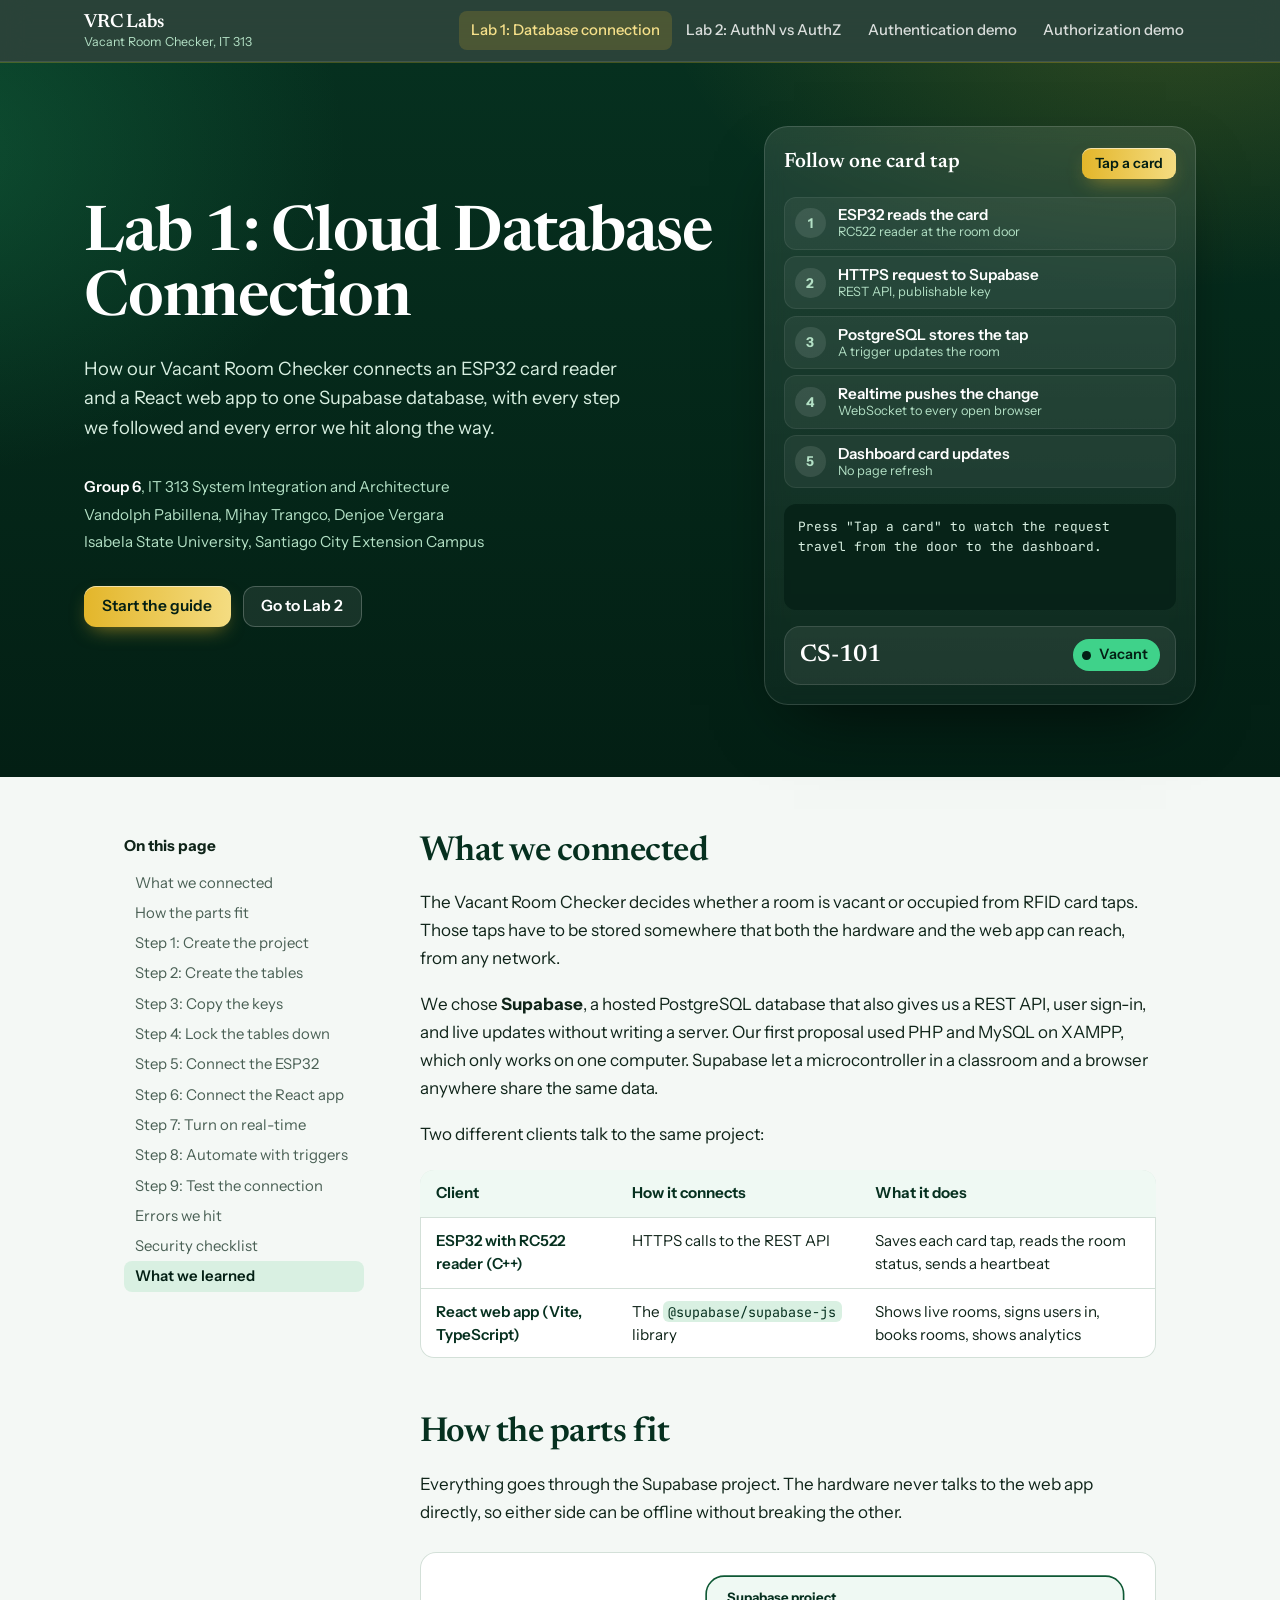
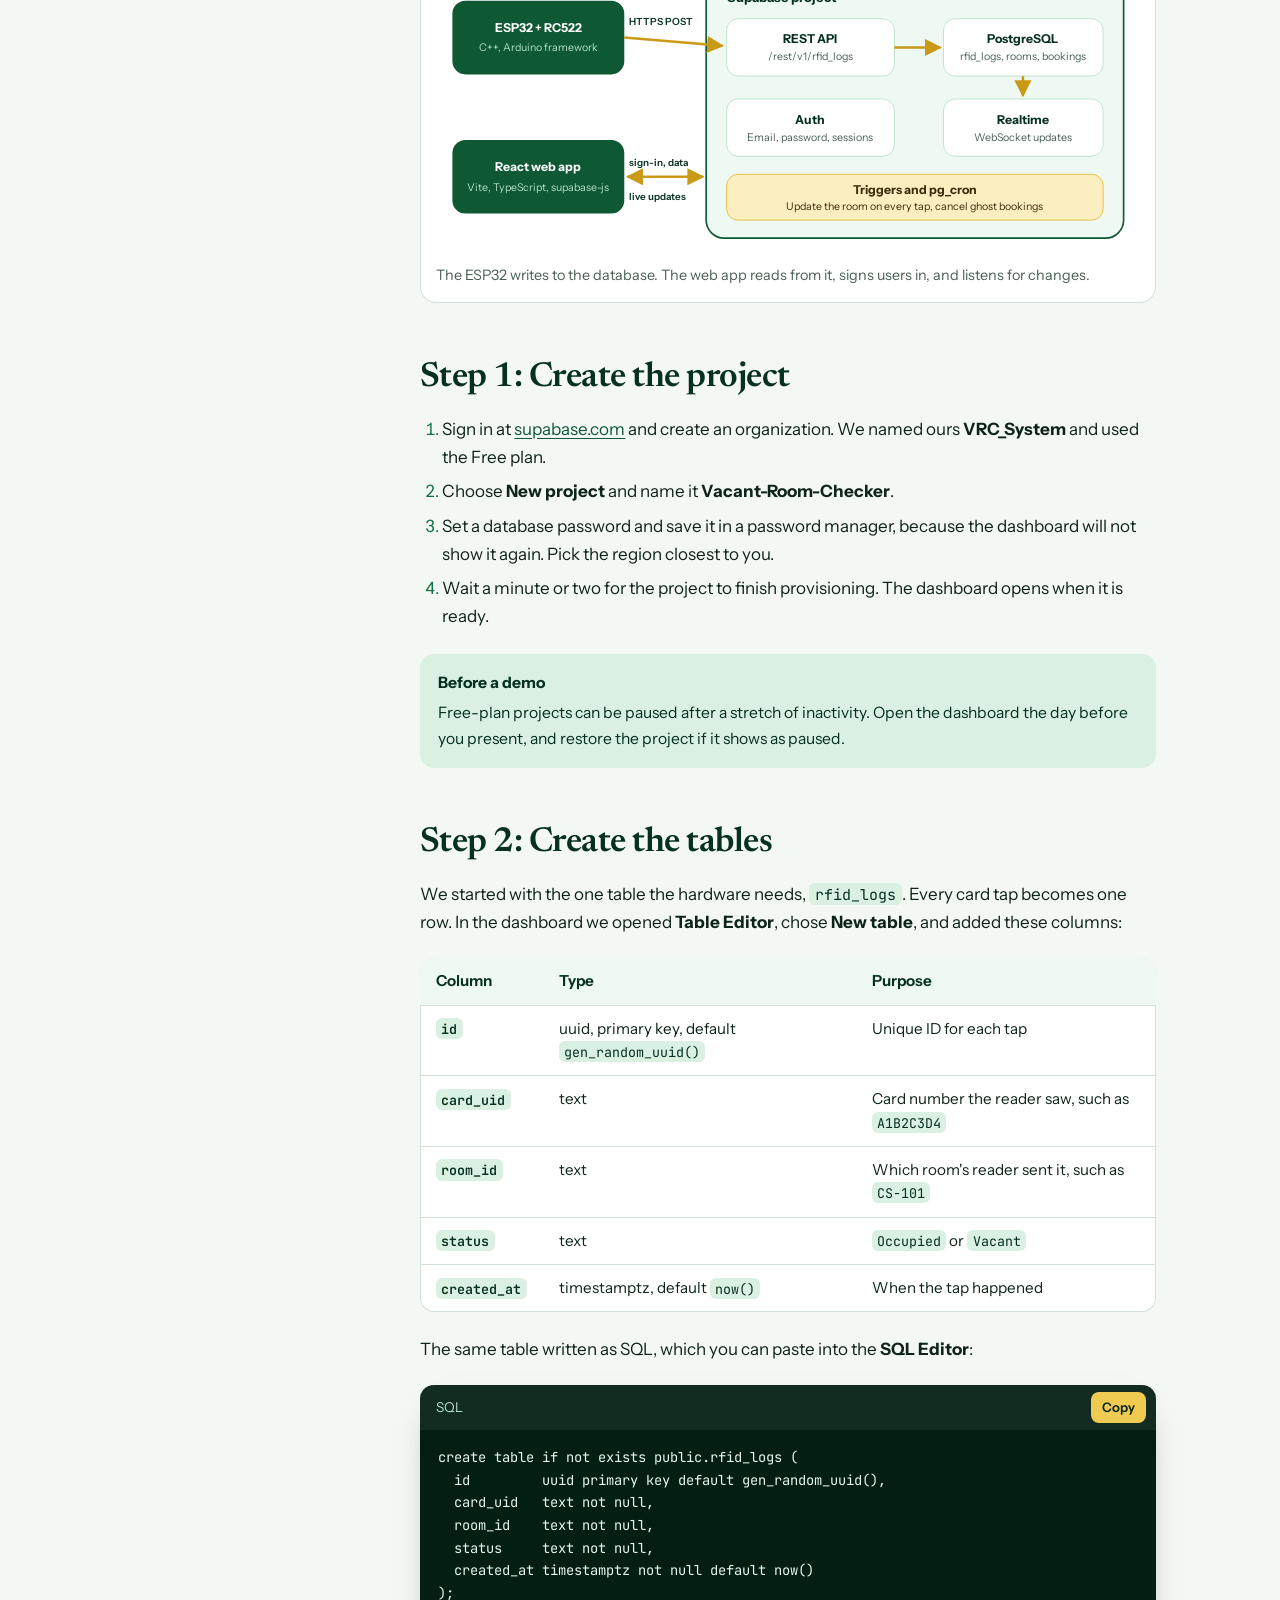
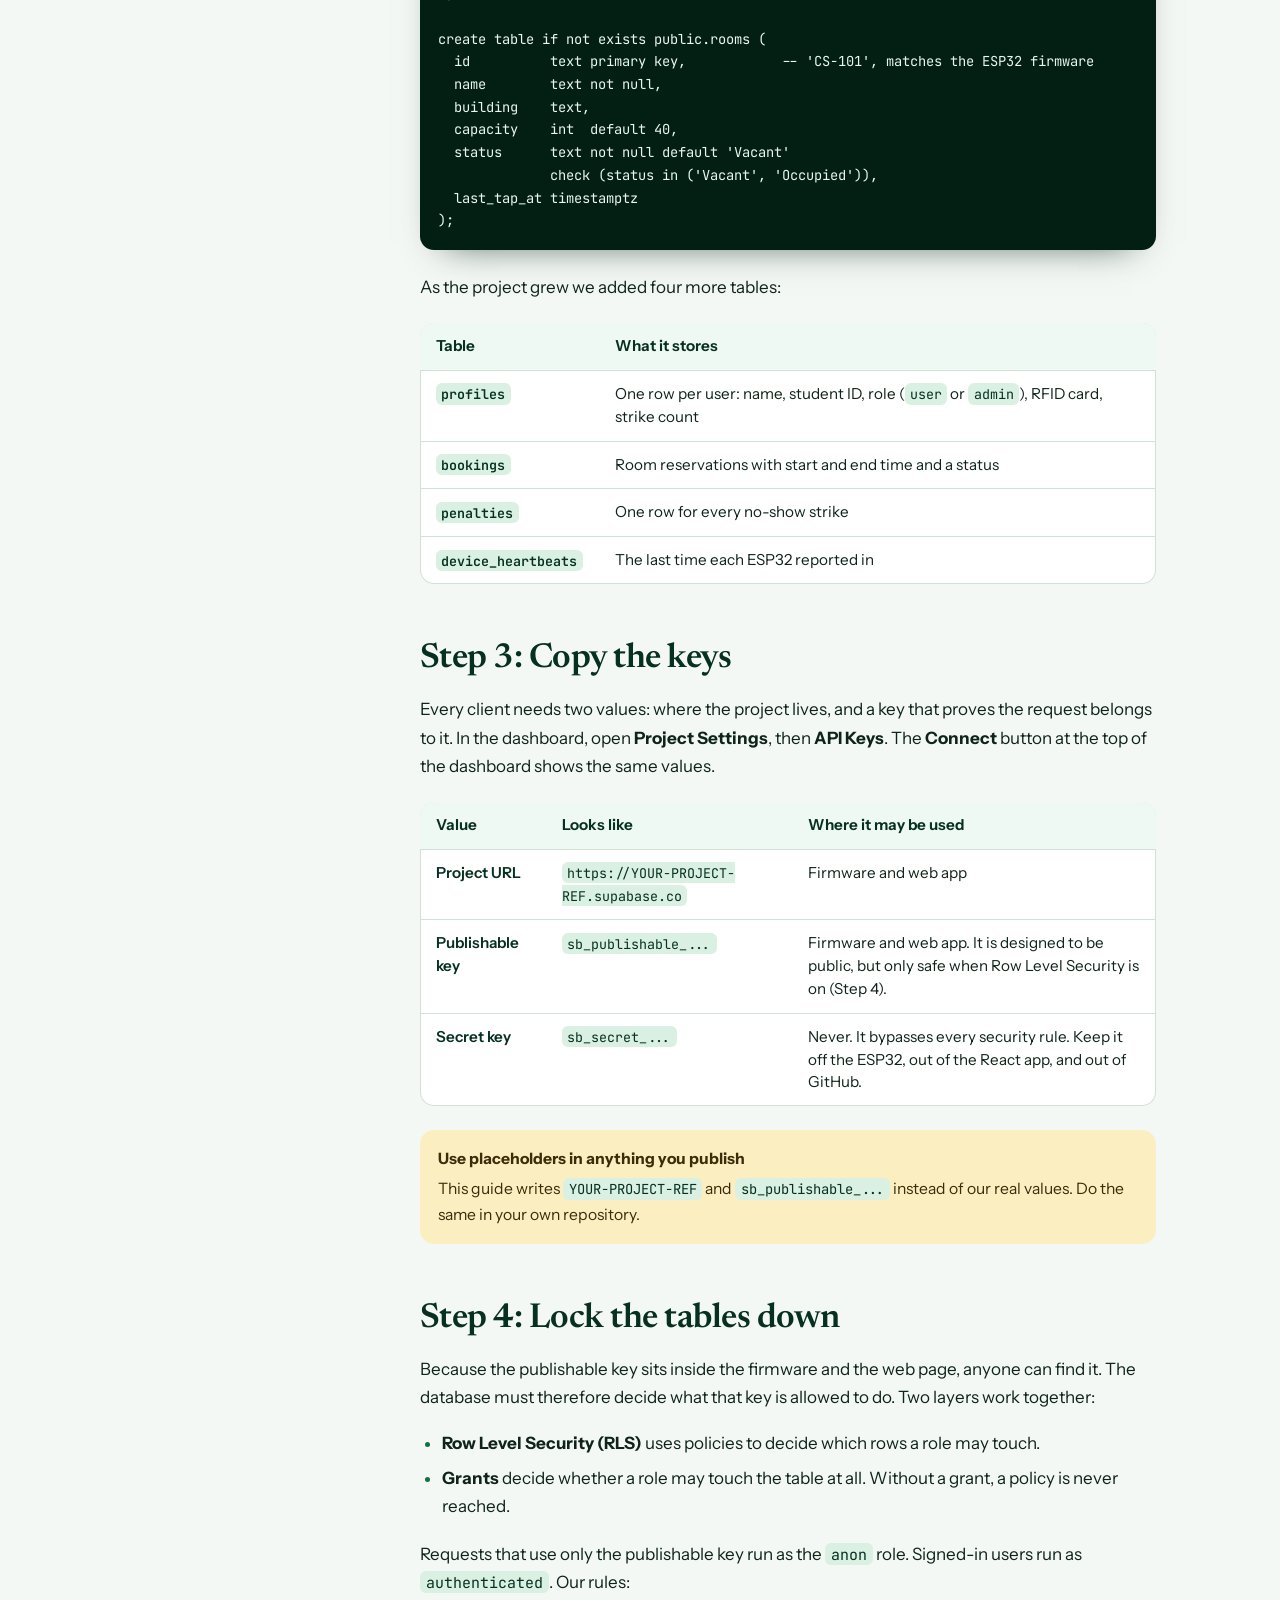
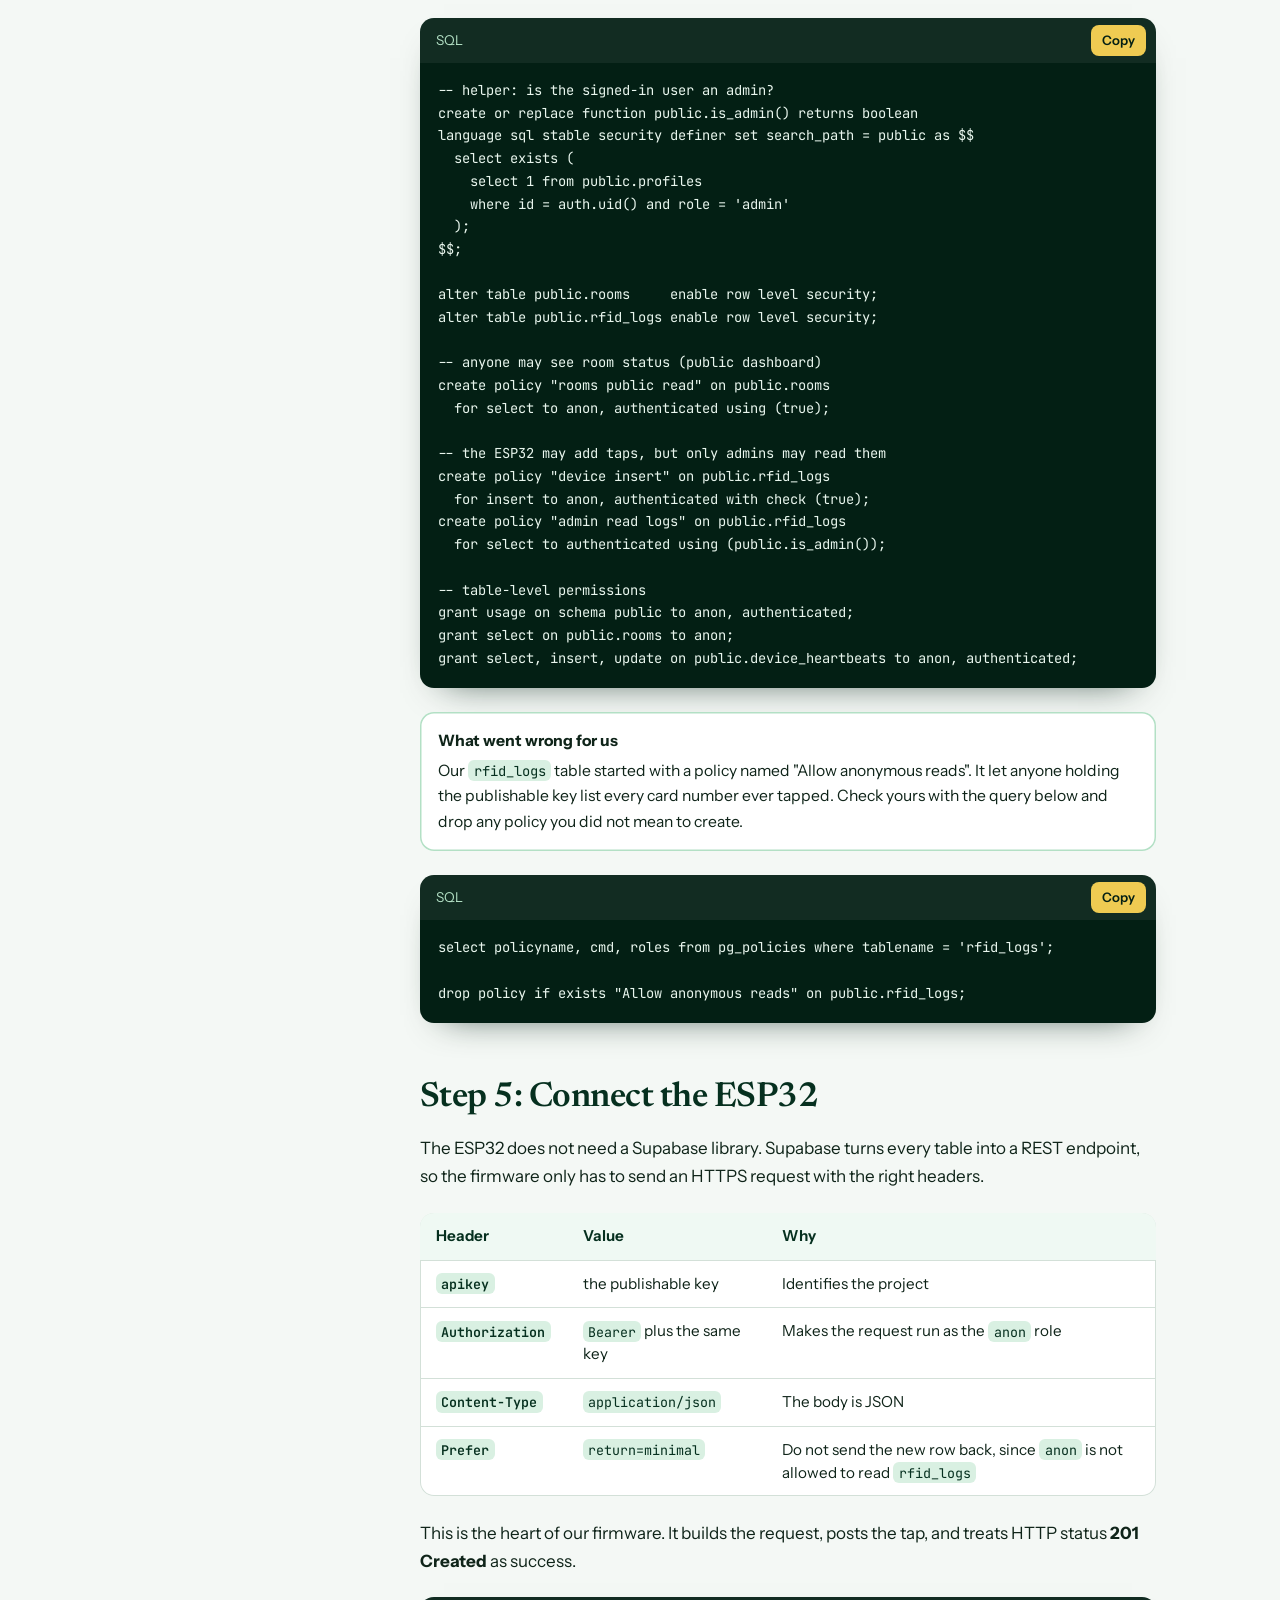
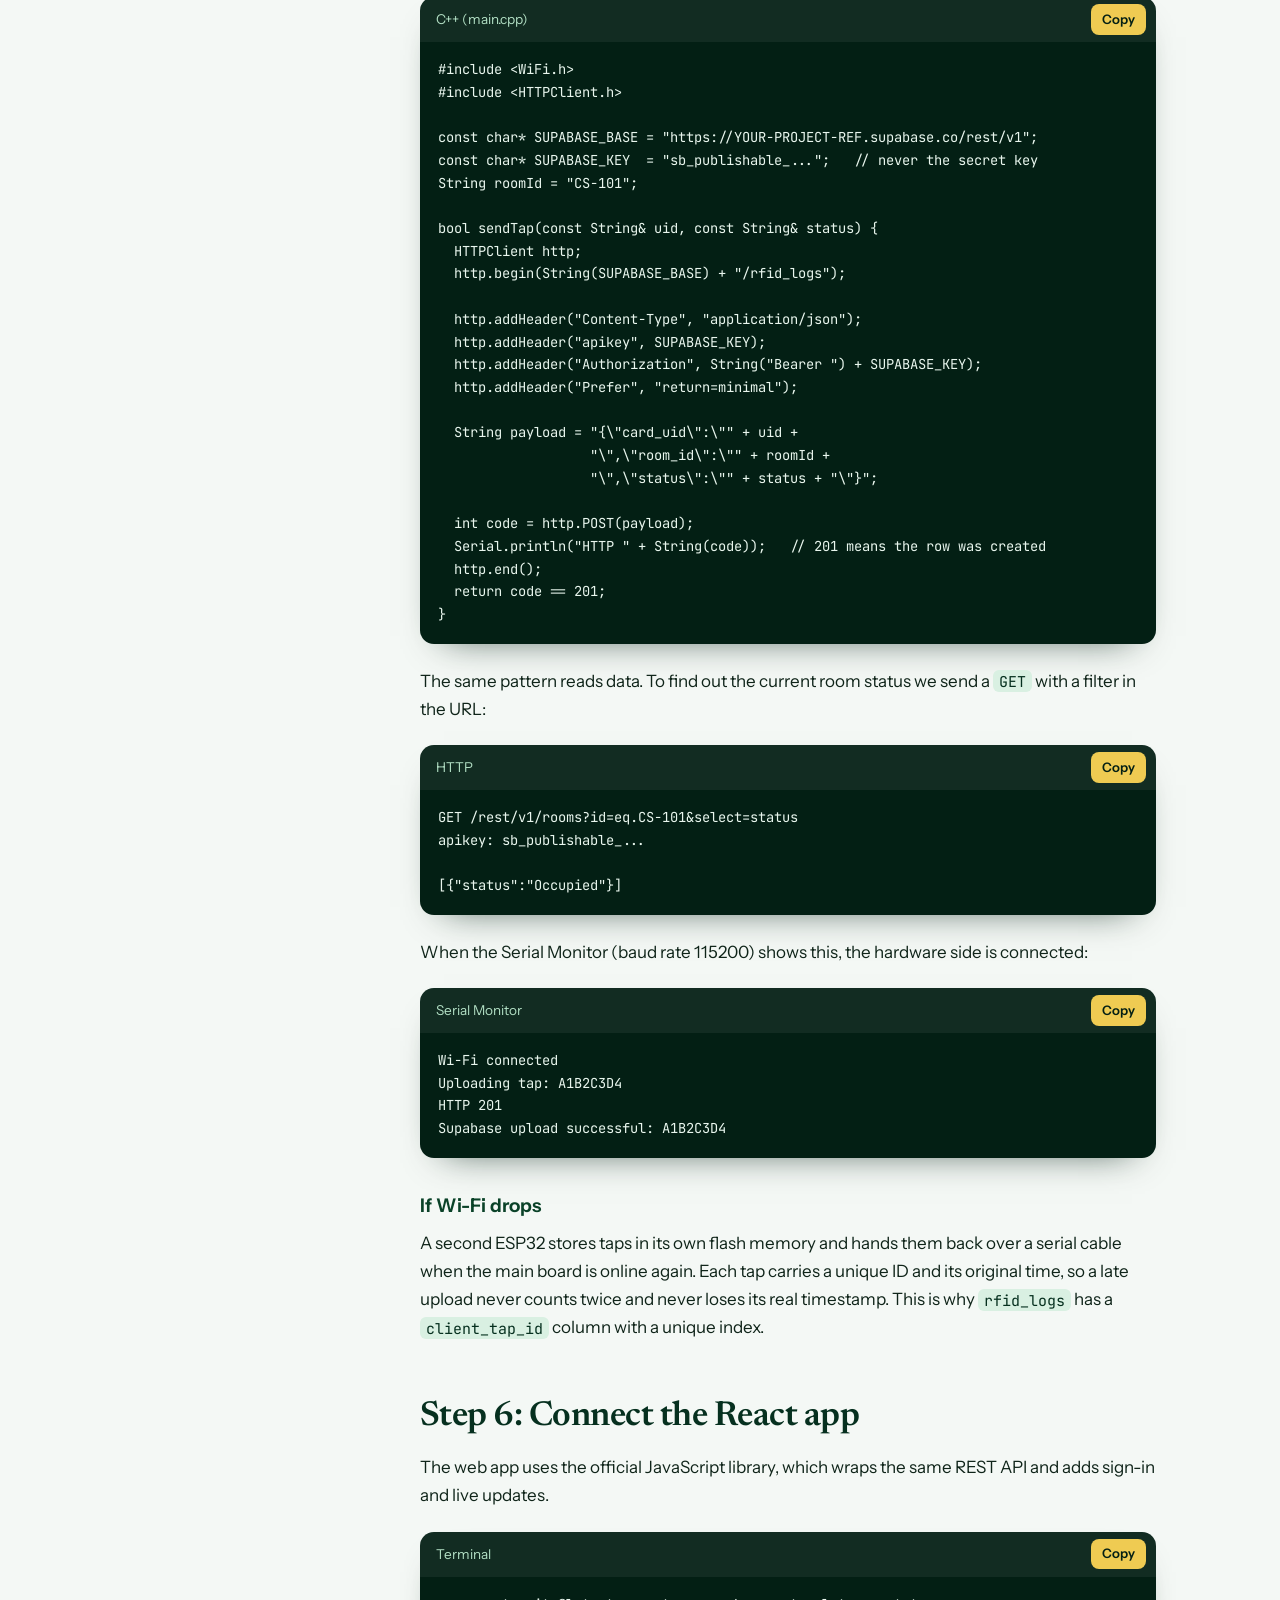
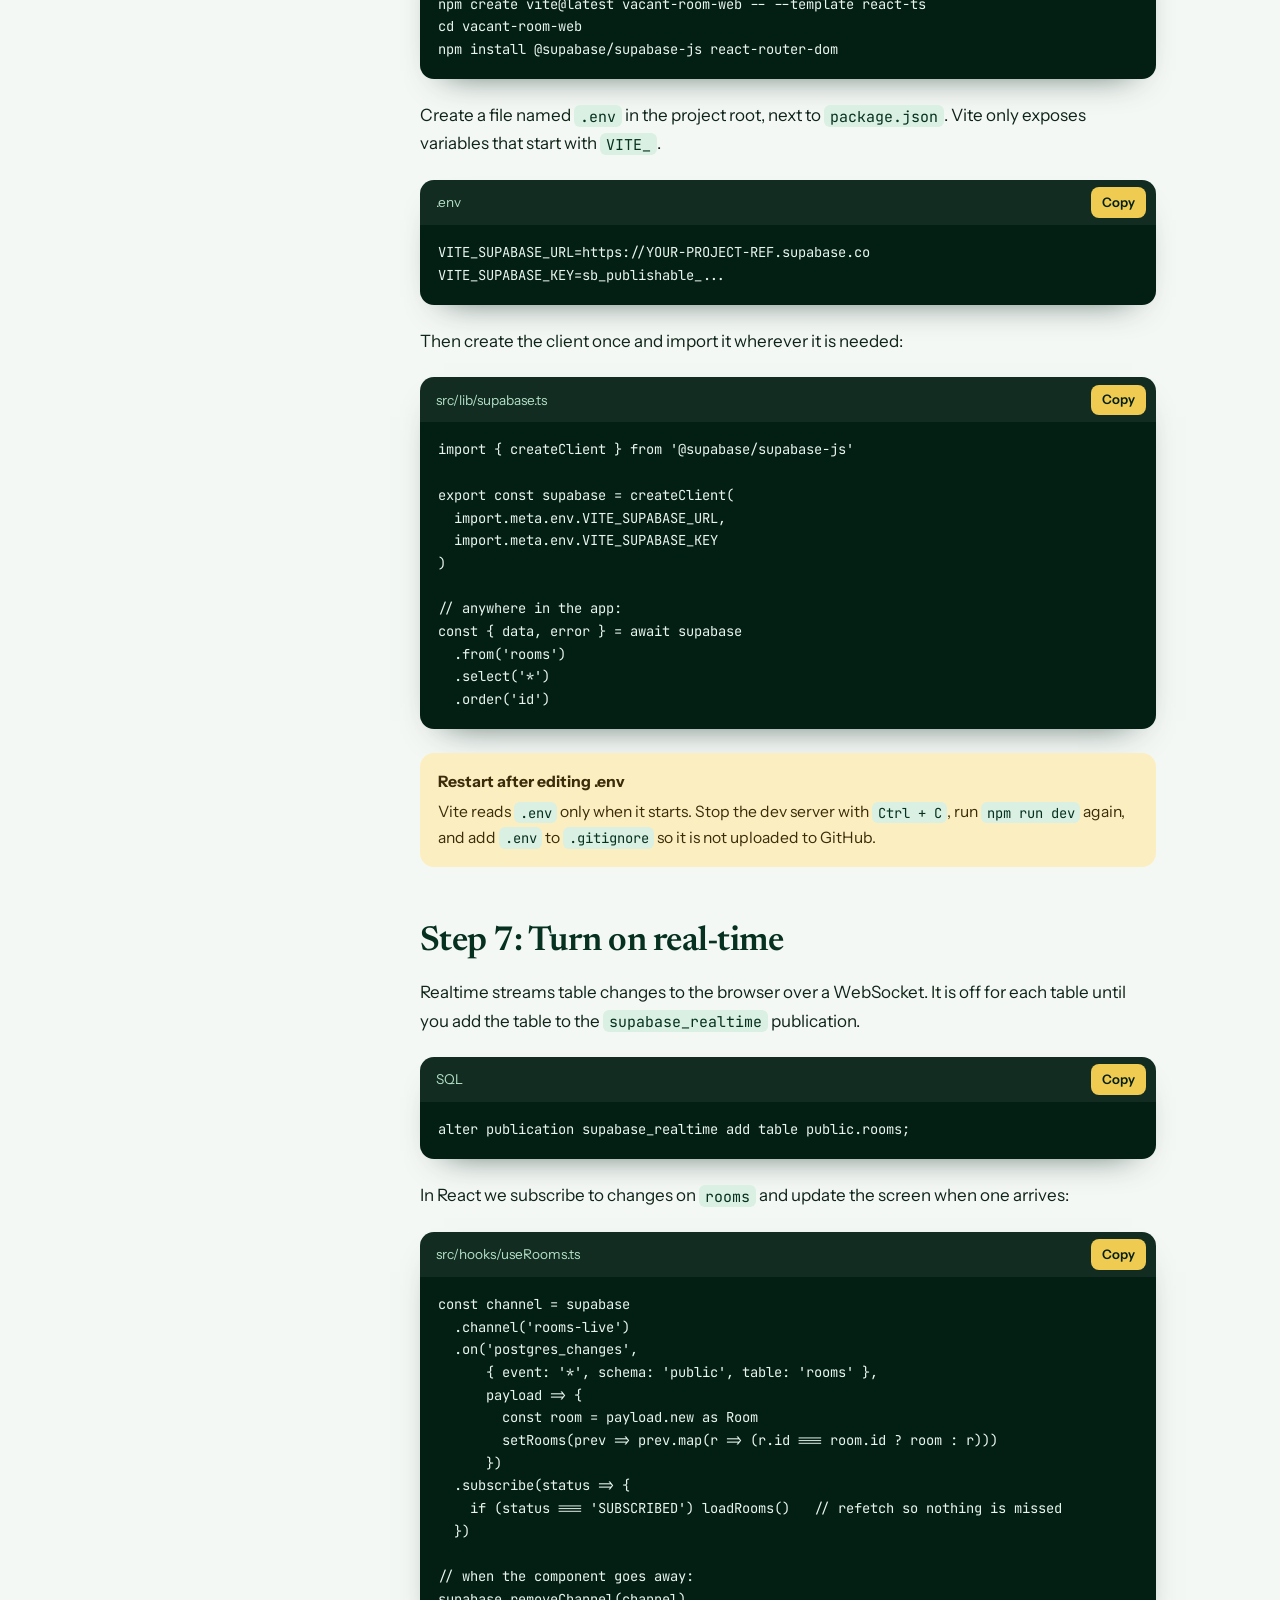
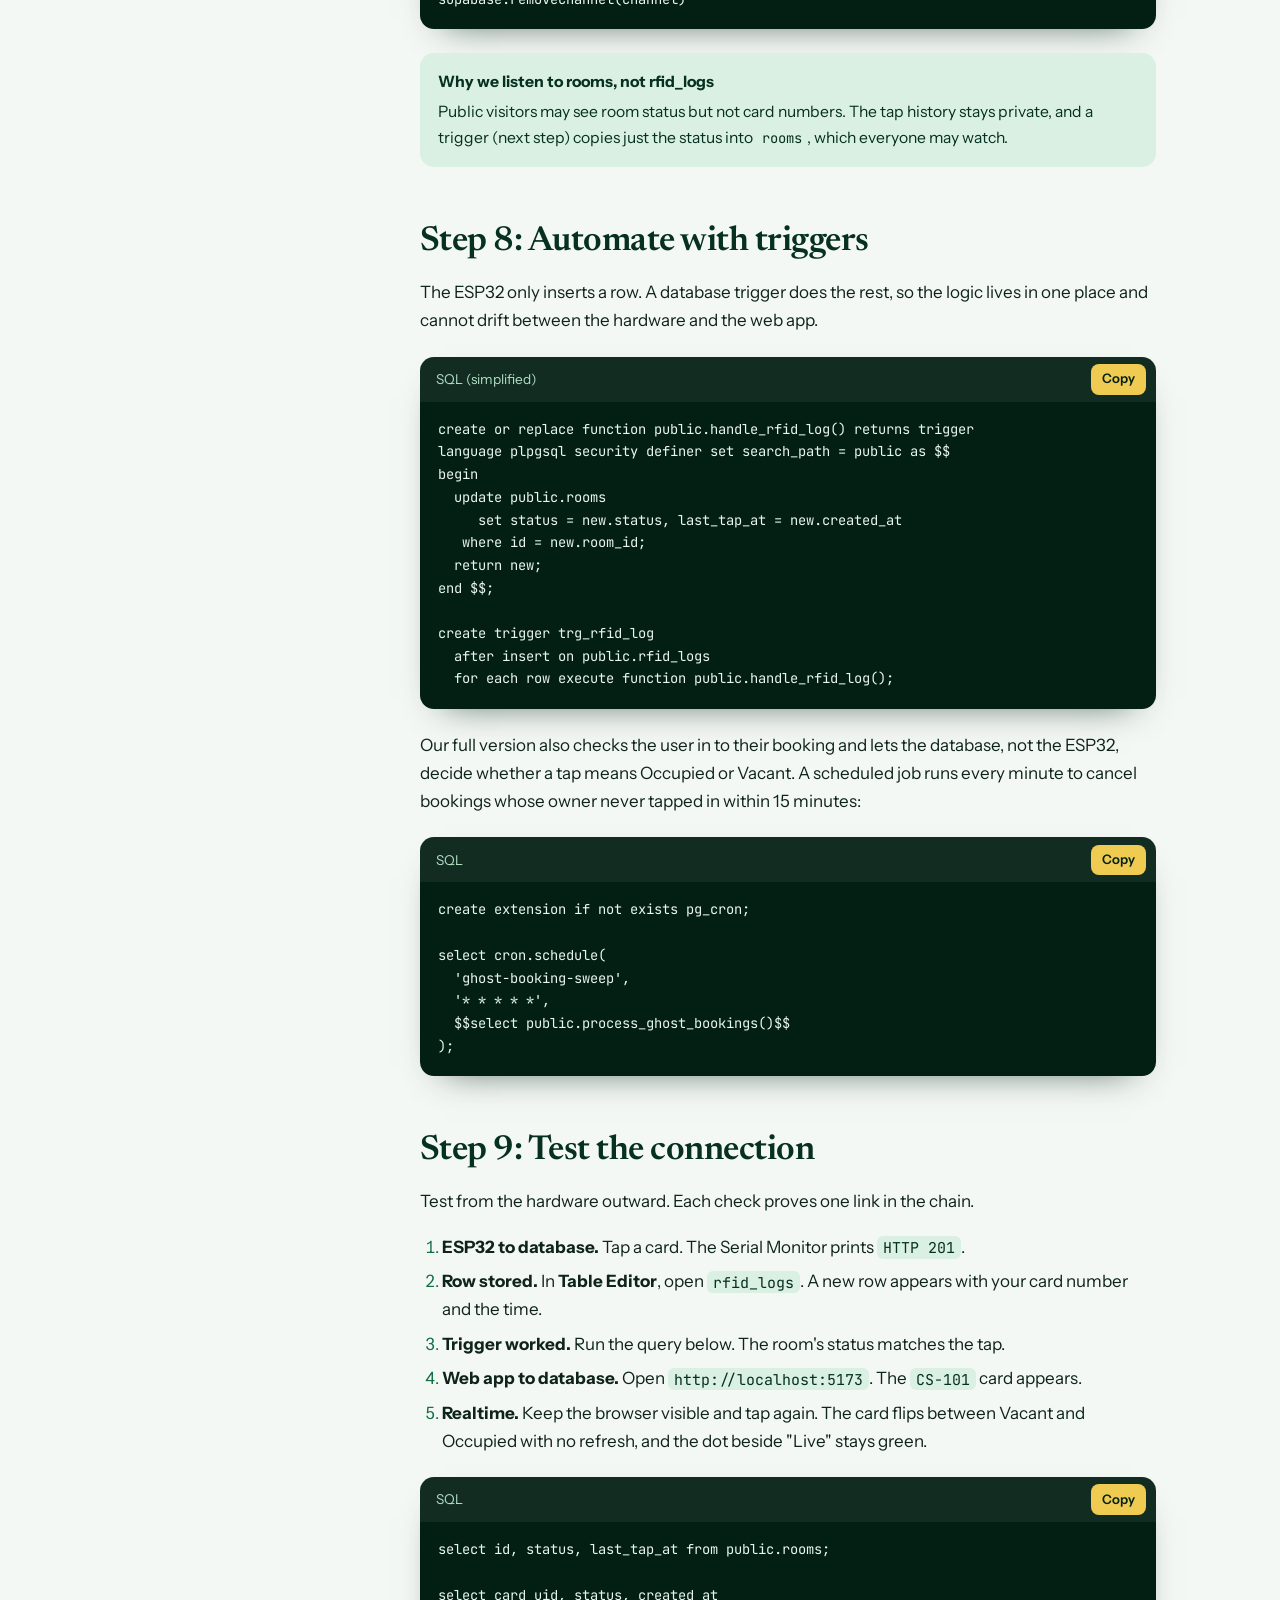
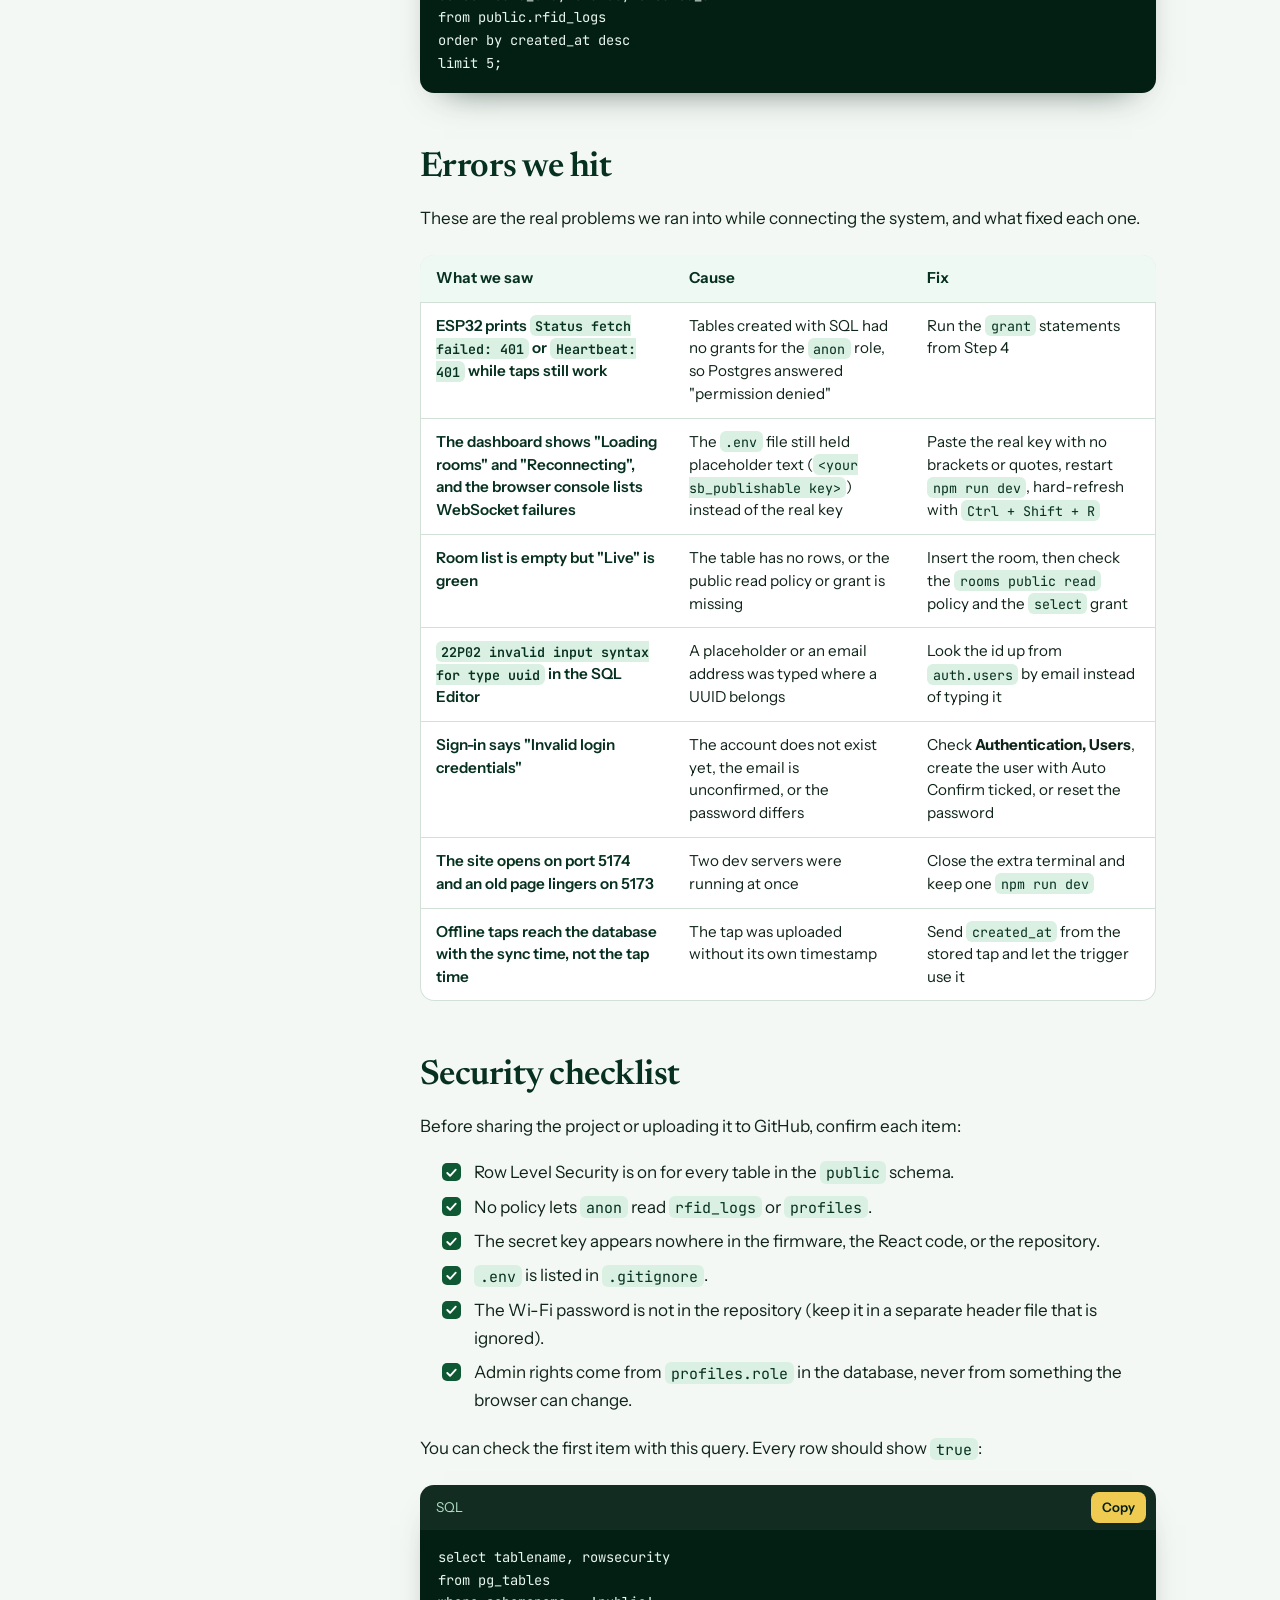
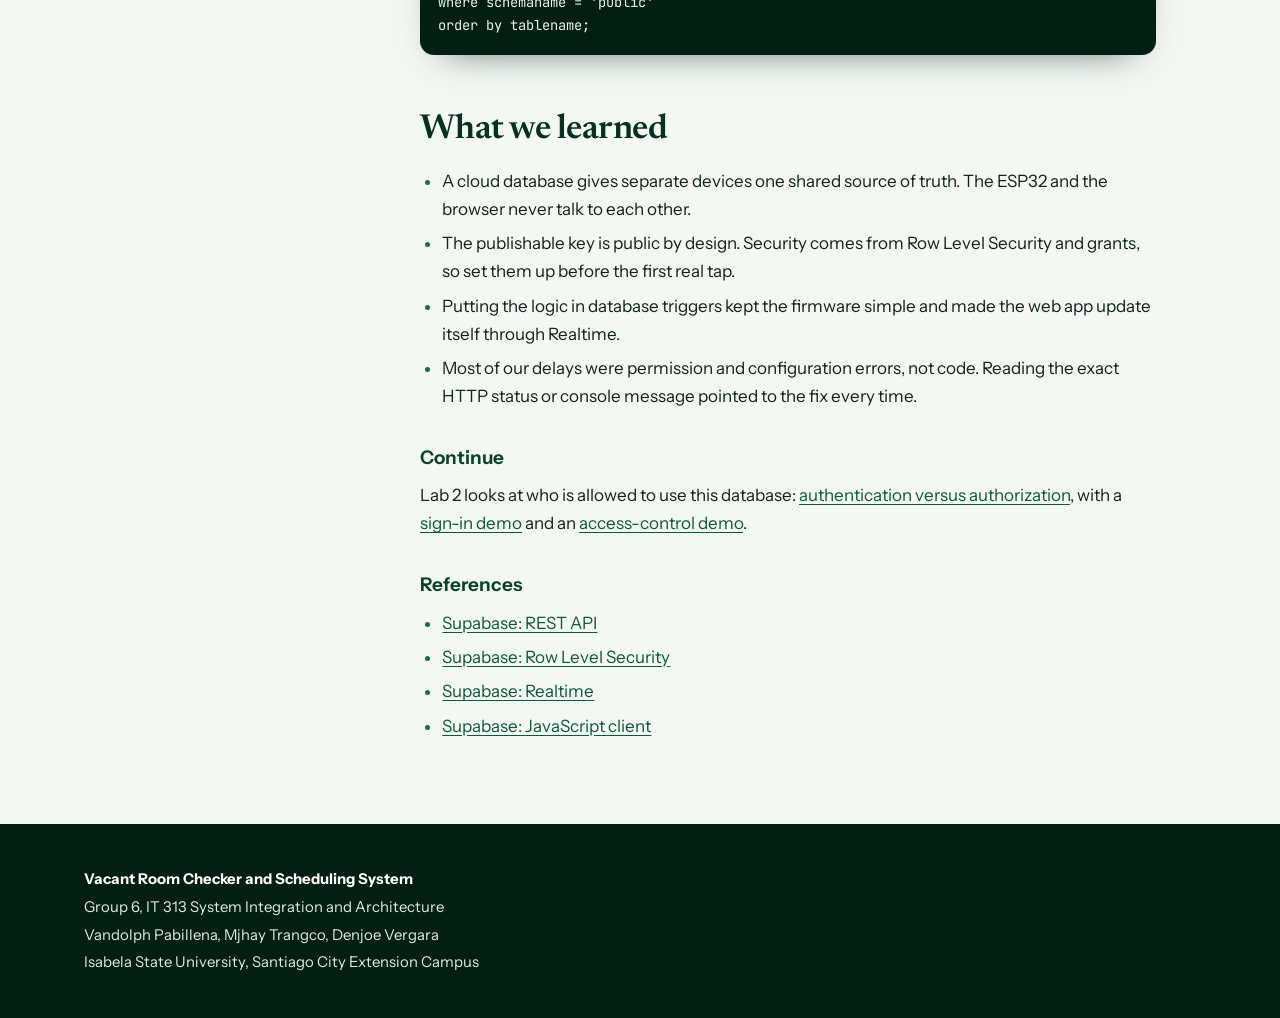
<file: index.html>
<!DOCTYPE html>
<html lang="en">
<head>
  <meta charset="utf-8">
  <meta name="viewport" content="width=device-width, initial-scale=1">
  <title>Lab 1: Cloud Database Connection | Vacant Room Checker</title>
  <meta name="description" content="Step-by-step guide showing how the Vacant Room Checker connects an ESP32 RFID reader and a React web app to a Supabase cloud database.">
  <link rel="stylesheet" href="assets/style.css">
</head>
<body>
  <a class="skip-link" href="#guide">Skip to the guide</a>

  <header class="site-header">
    <div class="header-inner">
      <a class="brand" href="index.html">
        <strong>VRC Labs</strong>
        <span>Vacant Room Checker, IT 313</span>
      </a>
      <nav class="site-nav" aria-label="Main">
        <a href="index.html" aria-current="page">Lab 1: Database connection</a>
        <a href="lab2.html">Lab 2: AuthN vs AuthZ</a>
        <a href="authn.html">Authentication demo</a>
        <a href="authz.html">Authorization demo</a>
      </nav>
    </div>
  </header>

  <main>
    <!-- ================= HERO ================= -->
    <section class="hero" aria-labelledby="page-title">
      <div class="hero-inner">
        <div>
          <h1 id="page-title">Lab 1: Cloud Database Connection</h1>
          <p class="hero-lead">How our Vacant Room Checker connects an ESP32 card reader and a React web app to one Supabase database, with every step we followed and every error we hit along the way.</p>
          <div class="hero-meta">
            <p><strong>Group 6</strong>, IT 313 System Integration and Architecture</p>
            <p>Vandolph Pabillena, Mjhay Trangco, Denjoe Vergara</p>
            <p>Isabela State University, Santiago City Extension Campus</p>
          </div>
          <div class="hero-actions">
            <a class="btn btn-gold" href="#step-1">Start the guide</a>
            <a class="btn btn-ghost" href="lab2.html">Go to Lab 2</a>
          </div>
        </div>

        <!-- One card tap, end to end -->
        <div class="pipeline" id="pipeline">
          <div class="pipe-head">
            <h2>Follow one card tap</h2>
            <button class="btn btn-gold btn-small" id="tapBtn" type="button">Tap a card</button>
          </div>
          <ol class="pipe-stages">
            <li data-state="idle"><span class="dot">1</span><span><strong>ESP32 reads the card</strong><small>RC522 reader at the room door</small></span></li>
            <li data-state="idle"><span class="dot">2</span><span><strong>HTTPS request to Supabase</strong><small>REST API, publishable key</small></span></li>
            <li data-state="idle"><span class="dot">3</span><span><strong>PostgreSQL stores the tap</strong><small>A trigger updates the room</small></span></li>
            <li data-state="idle"><span class="dot">4</span><span><strong>Realtime pushes the change</strong><small>WebSocket to every open browser</small></span></li>
            <li data-state="idle"><span class="dot">5</span><span><strong>Dashboard card updates</strong><small>No page refresh</small></span></li>
          </ol>
          <pre class="pipe-out" id="pipeOut" aria-live="polite">Press "Tap a card" to watch the request travel from the door to the dashboard.</pre>
          <div class="room-chip" id="roomChip">
            <strong>CS-101</strong>
            <span class="pill pill-vacant" id="roomPill">Vacant</span>
          </div>
        </div>
      </div>
    </section>

    <!-- ================= GUIDE ================= -->
    <div class="doc" id="guide">
      <nav class="toc" aria-label="On this page">
        <h2>On this page</h2>
        <ol>
          <li><a href="#overview">What we connected</a></li>
          <li><a href="#architecture">How the parts fit</a></li>
          <li><a href="#step-1">Step 1: Create the project</a></li>
          <li><a href="#step-2">Step 2: Create the tables</a></li>
          <li><a href="#step-3">Step 3: Copy the keys</a></li>
          <li><a href="#step-4">Step 4: Lock the tables down</a></li>
          <li><a href="#step-5">Step 5: Connect the ESP32</a></li>
          <li><a href="#step-6">Step 6: Connect the React app</a></li>
          <li><a href="#step-7">Step 7: Turn on real-time</a></li>
          <li><a href="#step-8">Step 8: Automate with triggers</a></li>
          <li><a href="#step-9">Step 9: Test the connection</a></li>
          <li><a href="#troubleshooting">Errors we hit</a></li>
          <li><a href="#security">Security checklist</a></li>
          <li><a href="#summary">What we learned</a></li>
        </ol>
      </nav>

      <article class="article">

        <section id="overview">
          <h2>What we connected</h2>
          <p>The Vacant Room Checker decides whether a room is vacant or occupied from RFID card taps. Those taps have to be stored somewhere that both the hardware and the web app can reach, from any network.</p>
          <p>We chose <strong>Supabase</strong>, a hosted PostgreSQL database that also gives us a REST API, user sign-in, and live updates without writing a server. Our first proposal used PHP and MySQL on XAMPP, which only works on one computer. Supabase let a microcontroller in a classroom and a browser anywhere share the same data.</p>
          <p>Two different clients talk to the same project:</p>
          <div class="table-wrap">
            <table>
              <thead>
                <tr><th>Client</th><th>How it connects</th><th>What it does</th></tr>
              </thead>
              <tbody>
                <tr><td>ESP32 with RC522 reader (C++)</td><td>HTTPS calls to the REST API</td><td>Saves each card tap, reads the room status, sends a heartbeat</td></tr>
                <tr><td>React web app (Vite, TypeScript)</td><td>The <code>@supabase/supabase-js</code> library</td><td>Shows live rooms, signs users in, books rooms, shows analytics</td></tr>
              </tbody>
            </table>
          </div>
        </section>

        <section id="architecture">
          <h2>How the parts fit</h2>
          <p>Everything goes through the Supabase project. The hardware never talks to the web app directly, so either side can be offline without breaking the other.</p>

          <figure class="figure">
            <svg viewBox="0 0 860 340" role="img" aria-labelledby="arch-title arch-desc" xmlns="http://www.w3.org/2000/svg">
              <title id="arch-title">System architecture</title>
              <desc id="arch-desc">The ESP32 sends HTTPS requests to the Supabase REST API. The React app uses supabase-js to query, sign in, and subscribe. Inside Supabase, the REST API writes to PostgreSQL, which feeds Realtime, and triggers and pg_cron act on the data.</desc>
              <defs>
                <marker id="arrow" viewBox="0 0 10 10" refX="9" refY="5" markerWidth="7" markerHeight="7" orient="auto-start-reverse">
                  <path d="M0 0L10 5L0 10z" fill="#c99a16"/>
                </marker>
              </defs>
              <g font-family="Instrument Sans, system-ui, sans-serif" font-size="15">
                <rect x="20" y="40" width="210" height="90" rx="16" fill="#0e5834"/>
                <text x="125" y="78" text-anchor="middle" fill="#fff" font-weight="700">ESP32 + RC522</text>
                <text x="125" y="102" text-anchor="middle" fill="#b3e0c5" font-size="13">C++, Arduino framework</text>

                <rect x="20" y="210" width="210" height="90" rx="16" fill="#0e5834"/>
                <text x="125" y="248" text-anchor="middle" fill="#fff" font-weight="700">React web app</text>
                <text x="125" y="272" text-anchor="middle" fill="#b3e0c5" font-size="13">Vite, TypeScript, supabase-js</text>

                <rect x="330" y="10" width="510" height="320" rx="22" fill="#eff9f3" stroke="#0e5834" stroke-width="2"/>
                <text x="355" y="42" fill="#06301f" font-weight="700" font-size="16">Supabase project</text>

                <rect x="355" y="62" width="205" height="70" rx="14" fill="#fff" stroke="#b3e0c5"/>
                <text x="457" y="92" text-anchor="middle" fill="#06301f" font-weight="700">REST API</text>
                <text x="457" y="113" text-anchor="middle" fill="#4a6055" font-size="13">/rest/v1/rfid_logs</text>

                <rect x="620" y="62" width="195" height="70" rx="14" fill="#fff" stroke="#b3e0c5"/>
                <text x="717" y="92" text-anchor="middle" fill="#06301f" font-weight="700">PostgreSQL</text>
                <text x="717" y="113" text-anchor="middle" fill="#4a6055" font-size="13">rfid_logs, rooms, bookings</text>

                <rect x="355" y="160" width="205" height="70" rx="14" fill="#fff" stroke="#b3e0c5"/>
                <text x="457" y="190" text-anchor="middle" fill="#06301f" font-weight="700">Auth</text>
                <text x="457" y="211" text-anchor="middle" fill="#4a6055" font-size="13">Email, password, sessions</text>

                <rect x="620" y="160" width="195" height="70" rx="14" fill="#fff" stroke="#b3e0c5"/>
                <text x="717" y="190" text-anchor="middle" fill="#06301f" font-weight="700">Realtime</text>
                <text x="717" y="211" text-anchor="middle" fill="#4a6055" font-size="13">WebSocket updates</text>

                <rect x="355" y="252" width="460" height="56" rx="14" fill="#fbefc2" stroke="#e3b62a"/>
                <text x="585" y="276" text-anchor="middle" fill="#3c2c0a" font-weight="700">Triggers and pg_cron</text>
                <text x="585" y="296" text-anchor="middle" fill="#3c2c0a" font-size="13">Update the room on every tap, cancel ghost bookings</text>

                <line x1="230" y1="85" x2="350" y2="95" stroke="#c99a16" stroke-width="3" marker-end="url(#arrow)"/>
                <text x="236" y="70" fill="#06301f" font-size="12" font-weight="600">HTTPS POST</text>

                <line x1="560" y1="97" x2="616" y2="97" stroke="#c99a16" stroke-width="3" marker-end="url(#arrow)"/>
                <line x1="717" y1="132" x2="717" y2="156" stroke="#c99a16" stroke-width="3" marker-end="url(#arrow)"/>

                <line x1="326" y1="255" x2="234" y2="255" stroke="#c99a16" stroke-width="3" marker-start="url(#arrow)" marker-end="url(#arrow)"/>
                <text x="236" y="242" fill="#06301f" font-size="12" font-weight="600">sign-in, data</text>
                <text x="236" y="284" fill="#06301f" font-size="12" font-weight="600">live updates</text>
              </g>
            </svg>
            <figcaption>The ESP32 writes to the database. The web app reads from it, signs users in, and listens for changes.</figcaption>
          </figure>
        </section>

        <section id="step-1">
          <h2>Step 1: Create the project</h2>
          <ol>
            <li>Sign in at <a href="https://supabase.com" rel="noopener">supabase.com</a> and create an organization. We named ours <strong>VRC_System</strong> and used the Free plan.</li>
            <li>Choose <strong>New project</strong> and name it <strong>Vacant-Room-Checker</strong>.</li>
            <li>Set a database password and save it in a password manager, because the dashboard will not show it again. Pick the region closest to you.</li>
            <li>Wait a minute or two for the project to finish provisioning. The dashboard opens when it is ready.</li>
          </ol>
          <div class="callout callout-note">
            <span class="callout-title">Before a demo</span>
            <p>Free-plan projects can be paused after a stretch of inactivity. Open the dashboard the day before you present, and restore the project if it shows as paused.</p>
          </div>
        </section>

        <section id="step-2">
          <h2>Step 2: Create the tables</h2>
          <p>We started with the one table the hardware needs, <code>rfid_logs</code>. Every card tap becomes one row. In the dashboard we opened <strong>Table Editor</strong>, chose <strong>New table</strong>, and added these columns:</p>
          <div class="table-wrap">
            <table>
              <thead>
                <tr><th>Column</th><th>Type</th><th>Purpose</th></tr>
              </thead>
              <tbody>
                <tr><td><code>id</code></td><td>uuid, primary key, default <code>gen_random_uuid()</code></td><td>Unique ID for each tap</td></tr>
                <tr><td><code>card_uid</code></td><td>text</td><td>Card number the reader saw, such as <code>A1B2C3D4</code></td></tr>
                <tr><td><code>room_id</code></td><td>text</td><td>Which room's reader sent it, such as <code>CS-101</code></td></tr>
                <tr><td><code>status</code></td><td>text</td><td><code>Occupied</code> or <code>Vacant</code></td></tr>
                <tr><td><code>created_at</code></td><td>timestamptz, default <code>now()</code></td><td>When the tap happened</td></tr>
              </tbody>
            </table>
          </div>
          <p>The same table written as SQL, which you can paste into the <strong>SQL Editor</strong>:</p>
          <figure class="code">
            <figcaption><span>SQL</span><button class="copy" type="button">Copy</button></figcaption>
<pre><code>create table if not exists public.rfid_logs (
  id         uuid primary key default gen_random_uuid(),
  card_uid   text not null,
  room_id    text not null,
  status     text not null,
  created_at timestamptz not null default now()
);

create table if not exists public.rooms (
  id          text primary key,            -- 'CS-101', matches the ESP32 firmware
  name        text not null,
  building    text,
  capacity    int  default 40,
  status      text not null default 'Vacant'
              check (status in ('Vacant', 'Occupied')),
  last_tap_at timestamptz
);</code></pre>
          </figure>
          <p>As the project grew we added four more tables:</p>
          <div class="table-wrap">
            <table>
              <thead>
                <tr><th>Table</th><th>What it stores</th></tr>
              </thead>
              <tbody>
                <tr><td><code>profiles</code></td><td>One row per user: name, student ID, role (<code>user</code> or <code>admin</code>), RFID card, strike count</td></tr>
                <tr><td><code>bookings</code></td><td>Room reservations with start and end time and a status</td></tr>
                <tr><td><code>penalties</code></td><td>One row for every no-show strike</td></tr>
                <tr><td><code>device_heartbeats</code></td><td>The last time each ESP32 reported in</td></tr>
              </tbody>
            </table>
          </div>
        </section>

        <section id="step-3">
          <h2>Step 3: Copy the keys</h2>
          <p>Every client needs two values: where the project lives, and a key that proves the request belongs to it. In the dashboard, open <strong>Project Settings</strong>, then <strong>API Keys</strong>. The <strong>Connect</strong> button at the top of the dashboard shows the same values.</p>
          <div class="table-wrap">
            <table>
              <thead>
                <tr><th>Value</th><th>Looks like</th><th>Where it may be used</th></tr>
              </thead>
              <tbody>
                <tr><td>Project URL</td><td><code>https://YOUR-PROJECT-REF.supabase.co</code></td><td>Firmware and web app</td></tr>
                <tr><td>Publishable key</td><td><code>sb_publishable_...</code></td><td>Firmware and web app. It is designed to be public, but only safe when Row Level Security is on (Step 4).</td></tr>
                <tr><td>Secret key</td><td><code>sb_secret_...</code></td><td>Never. It bypasses every security rule. Keep it off the ESP32, out of the React app, and out of GitHub.</td></tr>
              </tbody>
            </table>
          </div>
          <div class="callout callout-warn">
            <span class="callout-title">Use placeholders in anything you publish</span>
            <p>This guide writes <code>YOUR-PROJECT-REF</code> and <code>sb_publishable_...</code> instead of our real values. Do the same in your own repository.</p>
          </div>
        </section>

        <section id="step-4">
          <h2>Step 4: Lock the tables down</h2>
          <p>Because the publishable key sits inside the firmware and the web page, anyone can find it. The database must therefore decide what that key is allowed to do. Two layers work together:</p>
          <ul>
            <li><strong>Row Level Security (RLS)</strong> uses policies to decide which rows a role may touch.</li>
            <li><strong>Grants</strong> decide whether a role may touch the table at all. Without a grant, a policy is never reached.</li>
          </ul>
          <p>Requests that use only the publishable key run as the <code>anon</code> role. Signed-in users run as <code>authenticated</code>. Our rules:</p>
          <figure class="code">
            <figcaption><span>SQL</span><button class="copy" type="button">Copy</button></figcaption>
<pre><code>-- helper: is the signed-in user an admin?
create or replace function public.is_admin() returns boolean
language sql stable security definer set search_path = public as $$
  select exists (
    select 1 from public.profiles
    where id = auth.uid() and role = 'admin'
  );
$$;

alter table public.rooms     enable row level security;
alter table public.rfid_logs enable row level security;

-- anyone may see room status (public dashboard)
create policy "rooms public read" on public.rooms
  for select to anon, authenticated using (true);

-- the ESP32 may add taps, but only admins may read them
create policy "device insert" on public.rfid_logs
  for insert to anon, authenticated with check (true);
create policy "admin read logs" on public.rfid_logs
  for select to authenticated using (public.is_admin());

-- table-level permissions
grant usage on schema public to anon, authenticated;
grant select on public.rooms to anon;
grant select, insert, update on public.device_heartbeats to anon, authenticated;</code></pre>
          </figure>
          <div class="callout callout-lesson">
            <span class="callout-title">What went wrong for us</span>
            <p>Our <code>rfid_logs</code> table started with a policy named "Allow anonymous reads". It let anyone holding the publishable key list every card number ever tapped. Check yours with the query below and drop any policy you did not mean to create.</p>
          </div>
          <figure class="code">
            <figcaption><span>SQL</span><button class="copy" type="button">Copy</button></figcaption>
<pre><code>select policyname, cmd, roles from pg_policies where tablename = 'rfid_logs';

drop policy if exists "Allow anonymous reads" on public.rfid_logs;</code></pre>
          </figure>
        </section>

        <section id="step-5">
          <h2>Step 5: Connect the ESP32</h2>
          <p>The ESP32 does not need a Supabase library. Supabase turns every table into a REST endpoint, so the firmware only has to send an HTTPS request with the right headers.</p>
          <div class="table-wrap">
            <table>
              <thead>
                <tr><th>Header</th><th>Value</th><th>Why</th></tr>
              </thead>
              <tbody>
                <tr><td><code>apikey</code></td><td>the publishable key</td><td>Identifies the project</td></tr>
                <tr><td><code>Authorization</code></td><td><code>Bearer</code> plus the same key</td><td>Makes the request run as the <code>anon</code> role</td></tr>
                <tr><td><code>Content-Type</code></td><td><code>application/json</code></td><td>The body is JSON</td></tr>
                <tr><td><code>Prefer</code></td><td><code>return=minimal</code></td><td>Do not send the new row back, since <code>anon</code> is not allowed to read <code>rfid_logs</code></td></tr>
              </tbody>
            </table>
          </div>
          <p>This is the heart of our firmware. It builds the request, posts the tap, and treats HTTP status <strong>201 Created</strong> as success.</p>
          <figure class="code">
            <figcaption><span>C++ (main.cpp)</span><button class="copy" type="button">Copy</button></figcaption>
<pre><code>#include &lt;WiFi.h&gt;
#include &lt;HTTPClient.h&gt;

const char* SUPABASE_BASE = "https://YOUR-PROJECT-REF.supabase.co/rest/v1";
const char* SUPABASE_KEY  = "sb_publishable_...";   // never the secret key
String roomId = "CS-101";

bool sendTap(const String&amp; uid, const String&amp; status) {
  HTTPClient http;
  http.begin(String(SUPABASE_BASE) + "/rfid_logs");

  http.addHeader("Content-Type", "application/json");
  http.addHeader("apikey", SUPABASE_KEY);
  http.addHeader("Authorization", String("Bearer ") + SUPABASE_KEY);
  http.addHeader("Prefer", "return=minimal");

  String payload = "{\"card_uid\":\"" + uid +
                   "\",\"room_id\":\"" + roomId +
                   "\",\"status\":\"" + status + "\"}";

  int code = http.POST(payload);
  Serial.println("HTTP " + String(code));   // 201 means the row was created
  http.end();
  return code == 201;
}</code></pre>
          </figure>
          <p>The same pattern reads data. To find out the current room status we send a <code>GET</code> with a filter in the URL:</p>
          <figure class="code">
            <figcaption><span>HTTP</span><button class="copy" type="button">Copy</button></figcaption>
<pre><code>GET /rest/v1/rooms?id=eq.CS-101&amp;select=status
apikey: sb_publishable_...

[{"status":"Occupied"}]</code></pre>
          </figure>
          <p>When the Serial Monitor (baud rate 115200) shows this, the hardware side is connected:</p>
          <figure class="code">
            <figcaption><span>Serial Monitor</span><button class="copy" type="button">Copy</button></figcaption>
<pre><code>Wi-Fi connected
Uploading tap: A1B2C3D4
HTTP 201
Supabase upload successful: A1B2C3D4</code></pre>
          </figure>
          <h3>If Wi-Fi drops</h3>
          <p>A second ESP32 stores taps in its own flash memory and hands them back over a serial cable when the main board is online again. Each tap carries a unique ID and its original time, so a late upload never counts twice and never loses its real timestamp. This is why <code>rfid_logs</code> has a <code>client_tap_id</code> column with a unique index.</p>
        </section>

        <section id="step-6">
          <h2>Step 6: Connect the React app</h2>
          <p>The web app uses the official JavaScript library, which wraps the same REST API and adds sign-in and live updates.</p>
          <figure class="code">
            <figcaption><span>Terminal</span><button class="copy" type="button">Copy</button></figcaption>
<pre><code>npm create vite@latest vacant-room-web -- --template react-ts
cd vacant-room-web
npm install @supabase/supabase-js react-router-dom</code></pre>
          </figure>
          <p>Create a file named <code>.env</code> in the project root, next to <code>package.json</code>. Vite only exposes variables that start with <code>VITE_</code>.</p>
          <figure class="code">
            <figcaption><span>.env</span><button class="copy" type="button">Copy</button></figcaption>
<pre><code>VITE_SUPABASE_URL=https://YOUR-PROJECT-REF.supabase.co
VITE_SUPABASE_KEY=sb_publishable_...</code></pre>
          </figure>
          <p>Then create the client once and import it wherever it is needed:</p>
          <figure class="code">
            <figcaption><span>src/lib/supabase.ts</span><button class="copy" type="button">Copy</button></figcaption>
<pre><code>import { createClient } from '@supabase/supabase-js'

export const supabase = createClient(
  import.meta.env.VITE_SUPABASE_URL,
  import.meta.env.VITE_SUPABASE_KEY
)

// anywhere in the app:
const { data, error } = await supabase
  .from('rooms')
  .select('*')
  .order('id')</code></pre>
          </figure>
          <div class="callout callout-warn">
            <span class="callout-title">Restart after editing .env</span>
            <p>Vite reads <code>.env</code> only when it starts. Stop the dev server with <code>Ctrl + C</code>, run <code>npm run dev</code> again, and add <code>.env</code> to <code>.gitignore</code> so it is not uploaded to GitHub.</p>
          </div>
        </section>

        <section id="step-7">
          <h2>Step 7: Turn on real-time</h2>
          <p>Realtime streams table changes to the browser over a WebSocket. It is off for each table until you add the table to the <code>supabase_realtime</code> publication.</p>
          <figure class="code">
            <figcaption><span>SQL</span><button class="copy" type="button">Copy</button></figcaption>
<pre><code>alter publication supabase_realtime add table public.rooms;</code></pre>
          </figure>
          <p>In React we subscribe to changes on <code>rooms</code> and update the screen when one arrives:</p>
          <figure class="code">
            <figcaption><span>src/hooks/useRooms.ts</span><button class="copy" type="button">Copy</button></figcaption>
<pre><code>const channel = supabase
  .channel('rooms-live')
  .on('postgres_changes',
      { event: '*', schema: 'public', table: 'rooms' },
      payload =&gt; {
        const room = payload.new as Room
        setRooms(prev =&gt; prev.map(r =&gt; (r.id === room.id ? room : r)))
      })
  .subscribe(status =&gt; {
    if (status === 'SUBSCRIBED') loadRooms()   // refetch so nothing is missed
  })

// when the component goes away:
supabase.removeChannel(channel)</code></pre>
          </figure>
          <div class="callout callout-note">
            <span class="callout-title">Why we listen to rooms, not rfid_logs</span>
            <p>Public visitors may see room status but not card numbers. The tap history stays private, and a trigger (next step) copies just the status into <code>rooms</code>, which everyone may watch.</p>
          </div>
        </section>

        <section id="step-8">
          <h2>Step 8: Automate with triggers</h2>
          <p>The ESP32 only inserts a row. A database trigger does the rest, so the logic lives in one place and cannot drift between the hardware and the web app.</p>
          <figure class="code">
            <figcaption><span>SQL (simplified)</span><button class="copy" type="button">Copy</button></figcaption>
<pre><code>create or replace function public.handle_rfid_log() returns trigger
language plpgsql security definer set search_path = public as $$
begin
  update public.rooms
     set status = new.status, last_tap_at = new.created_at
   where id = new.room_id;
  return new;
end $$;

create trigger trg_rfid_log
  after insert on public.rfid_logs
  for each row execute function public.handle_rfid_log();</code></pre>
          </figure>
          <p>Our full version also checks the user in to their booking and lets the database, not the ESP32, decide whether a tap means Occupied or Vacant. A scheduled job runs every minute to cancel bookings whose owner never tapped in within 15 minutes:</p>
          <figure class="code">
            <figcaption><span>SQL</span><button class="copy" type="button">Copy</button></figcaption>
<pre><code>create extension if not exists pg_cron;

select cron.schedule(
  'ghost-booking-sweep',
  '* * * * *',
  $$select public.process_ghost_bookings()$$
);</code></pre>
          </figure>
        </section>

        <section id="step-9">
          <h2>Step 9: Test the connection</h2>
          <p>Test from the hardware outward. Each check proves one link in the chain.</p>
          <ol>
            <li><strong>ESP32 to database.</strong> Tap a card. The Serial Monitor prints <code>HTTP 201</code>.</li>
            <li><strong>Row stored.</strong> In <strong>Table Editor</strong>, open <code>rfid_logs</code>. A new row appears with your card number and the time.</li>
            <li><strong>Trigger worked.</strong> Run the query below. The room's status matches the tap.</li>
            <li><strong>Web app to database.</strong> Open <code>http://localhost:5173</code>. The <code>CS-101</code> card appears.</li>
            <li><strong>Realtime.</strong> Keep the browser visible and tap again. The card flips between Vacant and Occupied with no refresh, and the dot beside "Live" stays green.</li>
          </ol>
          <figure class="code">
            <figcaption><span>SQL</span><button class="copy" type="button">Copy</button></figcaption>
<pre><code>select id, status, last_tap_at from public.rooms;

select card_uid, status, created_at
from public.rfid_logs
order by created_at desc
limit 5;</code></pre>
          </figure>
        </section>

        <section id="troubleshooting">
          <h2>Errors we hit</h2>
          <p>These are the real problems we ran into while connecting the system, and what fixed each one.</p>
          <div class="table-wrap">
            <table>
              <thead>
                <tr><th>What we saw</th><th>Cause</th><th>Fix</th></tr>
              </thead>
              <tbody>
                <tr>
                  <td>ESP32 prints <code>Status fetch failed: 401</code> or <code>Heartbeat: 401</code> while taps still work</td>
                  <td>Tables created with SQL had no grants for the <code>anon</code> role, so Postgres answered "permission denied"</td>
                  <td>Run the <code>grant</code> statements from Step 4</td>
                </tr>
                <tr>
                  <td>The dashboard shows "Loading rooms" and "Reconnecting", and the browser console lists WebSocket failures</td>
                  <td>The <code>.env</code> file still held placeholder text (<code>&lt;your sb_publishable key&gt;</code>) instead of the real key</td>
                  <td>Paste the real key with no brackets or quotes, restart <code>npm run dev</code>, hard-refresh with <code>Ctrl + Shift + R</code></td>
                </tr>
                <tr>
                  <td>Room list is empty but "Live" is green</td>
                  <td>The table has no rows, or the public read policy or grant is missing</td>
                  <td>Insert the room, then check the <code>rooms public read</code> policy and the <code>select</code> grant</td>
                </tr>
                <tr>
                  <td><code>22P02 invalid input syntax for type uuid</code> in the SQL Editor</td>
                  <td>A placeholder or an email address was typed where a UUID belongs</td>
                  <td>Look the id up from <code>auth.users</code> by email instead of typing it</td>
                </tr>
                <tr>
                  <td>Sign-in says "Invalid login credentials"</td>
                  <td>The account does not exist yet, the email is unconfirmed, or the password differs</td>
                  <td>Check <strong>Authentication, Users</strong>, create the user with Auto Confirm ticked, or reset the password</td>
                </tr>
                <tr>
                  <td>The site opens on port 5174 and an old page lingers on 5173</td>
                  <td>Two dev servers were running at once</td>
                  <td>Close the extra terminal and keep one <code>npm run dev</code></td>
                </tr>
                <tr>
                  <td>Offline taps reach the database with the sync time, not the tap time</td>
                  <td>The tap was uploaded without its own timestamp</td>
                  <td>Send <code>created_at</code> from the stored tap and let the trigger use it</td>
                </tr>
              </tbody>
            </table>
          </div>
        </section>

        <section id="security">
          <h2>Security checklist</h2>
          <p>Before sharing the project or uploading it to GitHub, confirm each item:</p>
          <ul class="checklist">
            <li>Row Level Security is on for every table in the <code>public</code> schema.</li>
            <li>No policy lets <code>anon</code> read <code>rfid_logs</code> or <code>profiles</code>.</li>
            <li>The secret key appears nowhere in the firmware, the React code, or the repository.</li>
            <li><code>.env</code> is listed in <code>.gitignore</code>.</li>
            <li>The Wi-Fi password is not in the repository (keep it in a separate header file that is ignored).</li>
            <li>Admin rights come from <code>profiles.role</code> in the database, never from something the browser can change.</li>
          </ul>
          <p>You can check the first item with this query. Every row should show <code>true</code>:</p>
          <figure class="code">
            <figcaption><span>SQL</span><button class="copy" type="button">Copy</button></figcaption>
<pre><code>select tablename, rowsecurity
from pg_tables
where schemaname = 'public'
order by tablename;</code></pre>
          </figure>
        </section>

        <section id="summary">
          <h2>What we learned</h2>
          <ul>
            <li>A cloud database gives separate devices one shared source of truth. The ESP32 and the browser never talk to each other.</li>
            <li>The publishable key is public by design. Security comes from Row Level Security and grants, so set them up before the first real tap.</li>
            <li>Putting the logic in database triggers kept the firmware simple and made the web app update itself through Realtime.</li>
            <li>Most of our delays were permission and configuration errors, not code. Reading the exact HTTP status or console message pointed to the fix every time.</li>
          </ul>
          <h3>Continue</h3>
          <p>Lab 2 looks at who is allowed to use this database: <a href="lab2.html">authentication versus authorization</a>, with a <a href="authn.html">sign-in demo</a> and an <a href="authz.html">access-control demo</a>.</p>
          <h3>References</h3>
          <ul>
            <li><a href="https://supabase.com/docs/guides/api" rel="noopener">Supabase: REST API</a></li>
            <li><a href="https://supabase.com/docs/guides/database/postgres/row-level-security" rel="noopener">Supabase: Row Level Security</a></li>
            <li><a href="https://supabase.com/docs/guides/realtime" rel="noopener">Supabase: Realtime</a></li>
            <li><a href="https://supabase.com/docs/reference/javascript/introduction" rel="noopener">Supabase: JavaScript client</a></li>
          </ul>
        </section>

      </article>
    </div>
  </main>

  <footer class="site-footer">
    <div class="footer-inner">
      <p><strong>Vacant Room Checker and Scheduling System</strong></p>
      <p>Group 6, IT 313 System Integration and Architecture</p>
      <p>Vandolph Pabillena, Mjhay Trangco, Denjoe Vergara</p>
      <p>Isabela State University, Santiago City Extension Campus</p>
    </div>
  </footer>

  <script src="assets/site.js"></script>
</body>
</html>
</file>
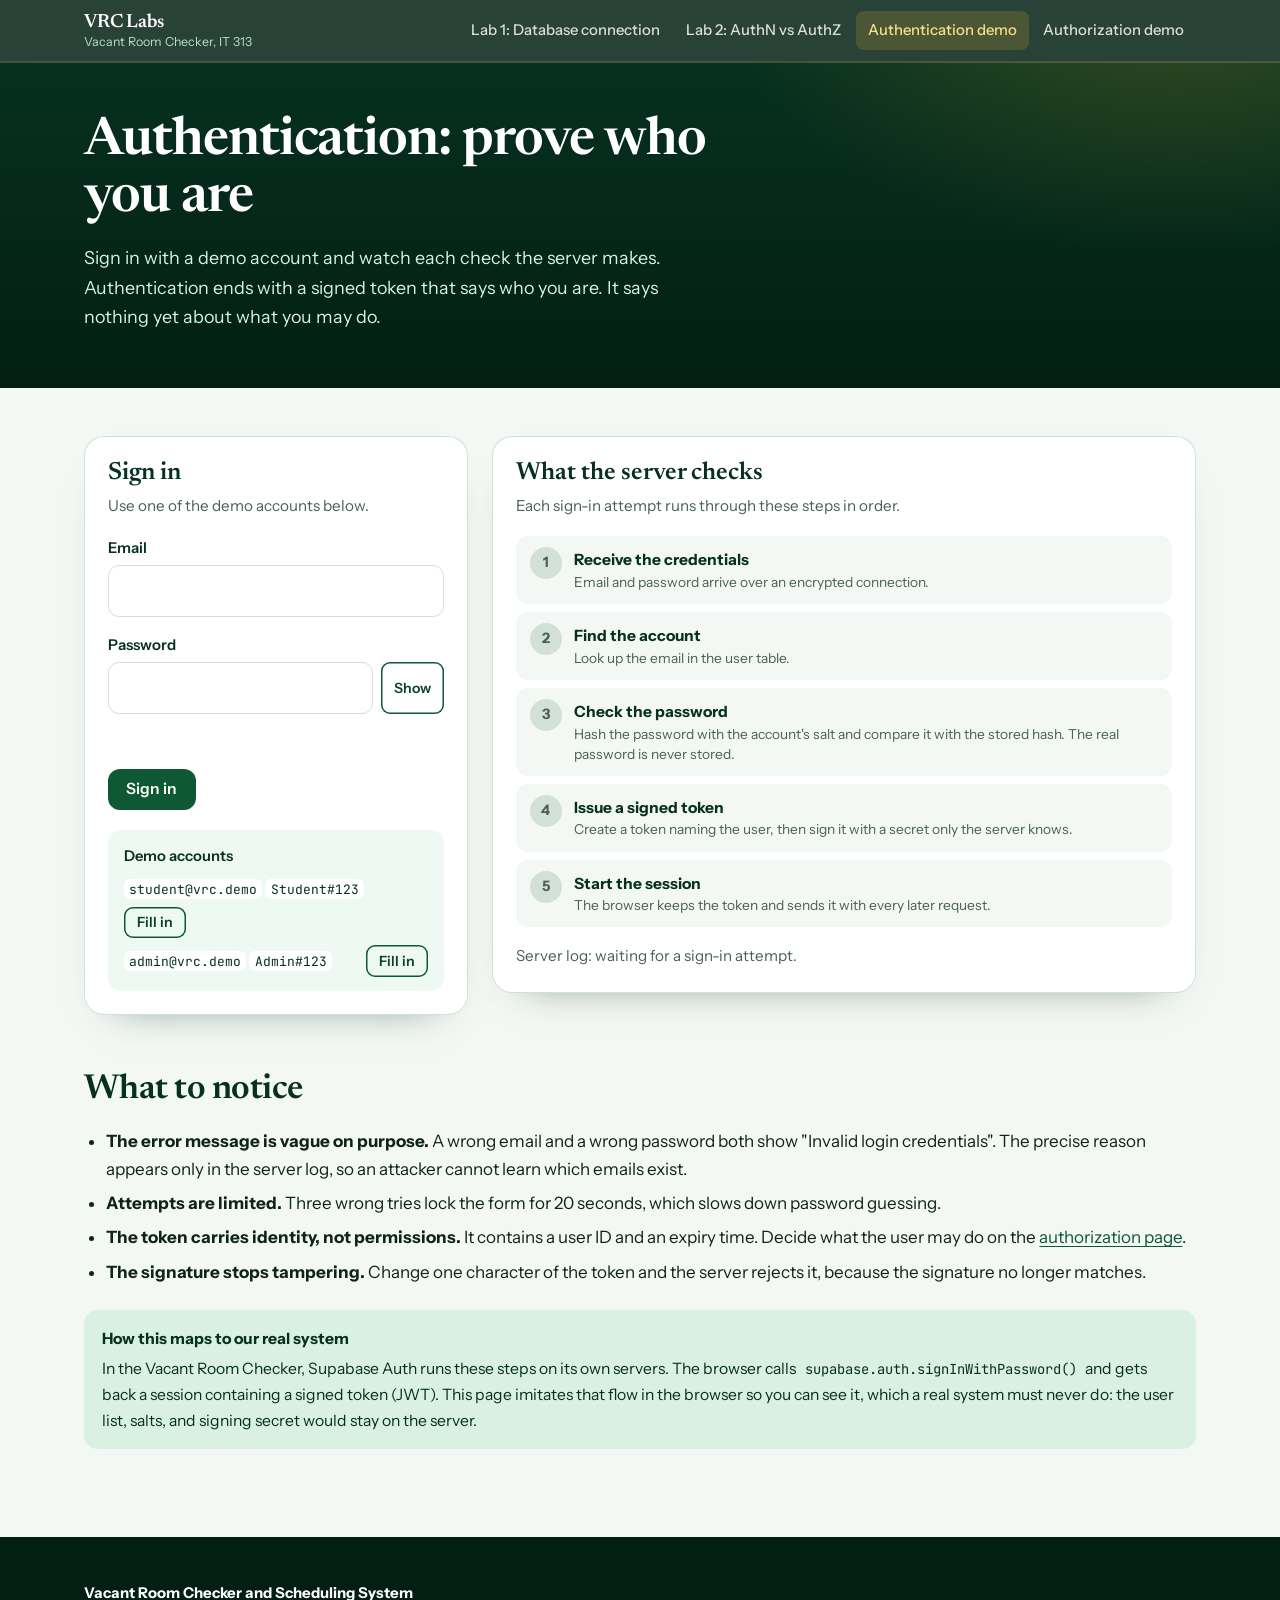
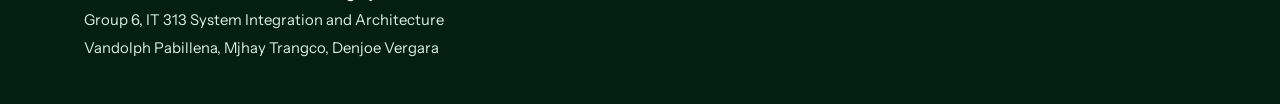
<file: authn.html>
<!DOCTYPE html>
<html lang="en">
<head>
  <meta charset="utf-8">
  <meta name="viewport" content="width=device-width, initial-scale=1">
  <title>Authentication demo | Vacant Room Checker</title>
  <meta name="description" content="Interactive demo of authentication: proving who you are with a password, and receiving a signed session token.">
  <link rel="stylesheet" href="assets/style.css">
</head>
<body>
  <a class="skip-link" href="#demo">Skip to the demo</a>

  <header class="site-header">
    <div class="header-inner">
      <a class="brand" href="index.html">
        <strong>VRC Labs</strong>
        <span>Vacant Room Checker, IT 313</span>
      </a>
      <nav class="site-nav" aria-label="Main">
        <a href="index.html">Lab 1: Database connection</a>
        <a href="lab2.html">Lab 2: AuthN vs AuthZ</a>
        <a href="authn.html" aria-current="page">Authentication demo</a>
        <a href="authz.html">Authorization demo</a>
      </nav>
    </div>
  </header>

  <main>
    <section class="page-hero" aria-labelledby="page-title">
      <div class="page-hero-inner">
        <h1 id="page-title">Authentication: prove who you are</h1>
        <p>Sign in with a demo account and watch each check the server makes. Authentication ends with a signed token that says who you are. It says nothing yet about what you may do.</p>
      </div>
    </section>

    <div class="main-wide" id="demo">
      <noscript><p class="callout callout-warn">This demo needs JavaScript. Turn it on and reload the page.</p></noscript>
      <p id="unsupported" class="callout callout-warn" hidden>This browser blocks the Web Crypto features the demo uses. Open the page over https (for example on GitHub Pages) or from localhost.</p>

      <div class="demo-grid">
        <!-- Sign-in form -->
        <section class="panel" aria-labelledby="signin-title">
          <h2 id="signin-title">Sign in</h2>
          <p class="sub">Use one of the demo accounts below.</p>

          <form id="signinForm" novalidate>
            <div class="field">
              <label for="email">Email</label>
              <input id="email" name="email" type="email" autocomplete="username" required>
            </div>
            <div class="field">
              <label for="password">Password</label>
              <div class="input-row">
                <input id="password" name="password" type="password" autocomplete="current-password" required>
                <button class="btn btn-outline btn-small" id="togglePw" type="button" aria-pressed="false">Show</button>
              </div>
            </div>
            <p class="msg" id="msg" role="alert"></p>
            <button class="btn btn-green" id="submitBtn" type="submit">Sign in</button>
          </form>

          <div class="creds">
            <p>Demo accounts</p>
            <ul>
              <li><span><code>student@vrc.demo</code> <code>Student#123</code></span> <button class="btn btn-outline btn-small" type="button" data-fill="student">Fill in</button></li>
              <li><span><code>admin@vrc.demo</code> <code>Admin#123</code></span> <button class="btn btn-outline btn-small" type="button" data-fill="admin">Fill in</button></li>
            </ul>
          </div>
        </section>

        <div>
          <!-- What the server does -->
          <section class="panel" aria-labelledby="server-title">
            <h2 id="server-title">What the server checks</h2>
            <p class="sub">Each sign-in attempt runs through these steps in order.</p>
            <ol class="steps" id="steps">
              <li data-state="idle"><span class="mark">1</span><span><strong>Receive the credentials</strong><small>Email and password arrive over an encrypted connection.</small></span></li>
              <li data-state="idle"><span class="mark">2</span><span><strong>Find the account</strong><small>Look up the email in the user table.</small></span></li>
              <li data-state="idle"><span class="mark">3</span><span><strong>Check the password</strong><small>Hash the password with the account's salt and compare it with the stored hash. The real password is never stored.</small></span></li>
              <li data-state="idle"><span class="mark">4</span><span><strong>Issue a signed token</strong><small>Create a token naming the user, then sign it with a secret only the server knows.</small></span></li>
              <li data-state="idle"><span class="mark">5</span><span><strong>Start the session</strong><small>The browser keeps the token and sends it with every later request.</small></span></li>
            </ol>
            <p class="sub" id="serverLog" style="margin:1rem 0 0" aria-live="polite">Server log: waiting for a sign-in attempt.</p>
          </section>

          <!-- Session -->
          <section class="panel" aria-labelledby="session-title" id="sessionPanel" hidden>
            <h2 id="session-title">You are authenticated</h2>
            <p class="sub">The server now knows who you are. Here is the proof it gave your browser.</p>
            <div class="session-box">
              <dl>
                <dt>Name</dt><dd id="sName"></dd>
                <dt>Email</dt><dd id="sEmail"></dd>
                <dt>Token expires in</dt><dd id="sExpires"></dd>
              </dl>
              <div class="hero-actions" style="margin-top:0">
                <a class="btn btn-green" href="authz.html">Test what this account can do</a>
                <button class="btn btn-outline" id="signOutBtn" type="button">Sign out</button>
              </div>
            </div>
            <p class="sub" style="margin:1rem 0 0.3rem">The token has three parts separated by dots: the header, the claims about you, and the signature.</p>
            <pre class="token" id="tokenView" tabindex="0"></pre>
          </section>
        </div>
      </div>

      <section class="page-section" style="margin-top:3rem">
        <h2>What to notice</h2>
        <ul>
          <li><strong>The error message is vague on purpose.</strong> A wrong email and a wrong password both show "Invalid login credentials". The precise reason appears only in the server log, so an attacker cannot learn which emails exist.</li>
          <li><strong>Attempts are limited.</strong> Three wrong tries lock the form for 20 seconds, which slows down password guessing.</li>
          <li><strong>The token carries identity, not permissions.</strong> It contains a user ID and an expiry time. Decide what the user may do on the <a href="authz.html">authorization page</a>.</li>
          <li><strong>The signature stops tampering.</strong> Change one character of the token and the server rejects it, because the signature no longer matches.</li>
        </ul>
        <div class="callout callout-note">
          <span class="callout-title">How this maps to our real system</span>
          <p>In the Vacant Room Checker, Supabase Auth runs these steps on its own servers. The browser calls <code>supabase.auth.signInWithPassword()</code> and gets back a session containing a signed token (JWT). This page imitates that flow in the browser so you can see it, which a real system must never do: the user list, salts, and signing secret would stay on the server.</p>
        </div>
      </section>
    </div>
  </main>

  <footer class="site-footer">
    <div class="footer-inner">
      <p><strong>Vacant Room Checker and Scheduling System</strong></p>
      <p>Group 6, IT 313 System Integration and Architecture</p>
      <p>Vandolph Pabillena, Mjhay Trangco, Denjoe Vergara</p>
    </div>
  </footer>

  <script src="assets/auth-core.js"></script>
  <script src="assets/authn.js"></script>
</body>
</html>
</file>
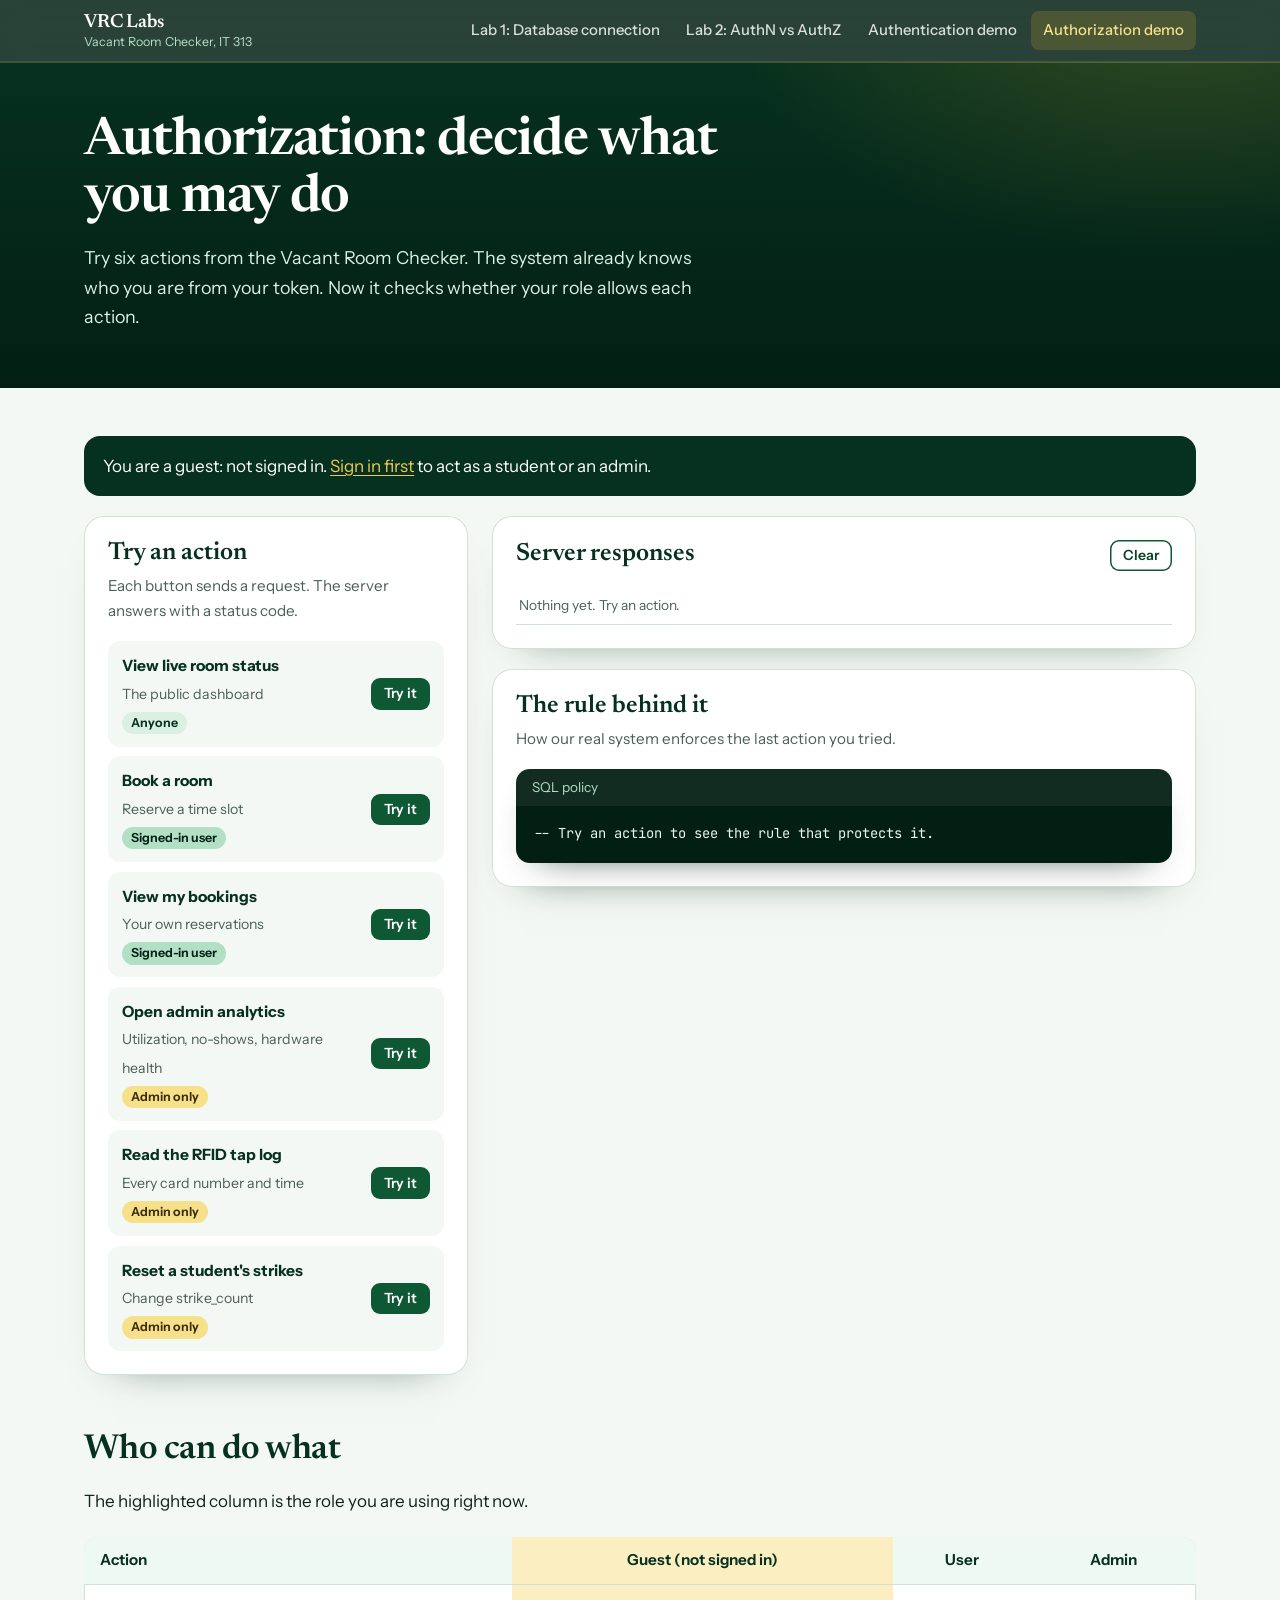
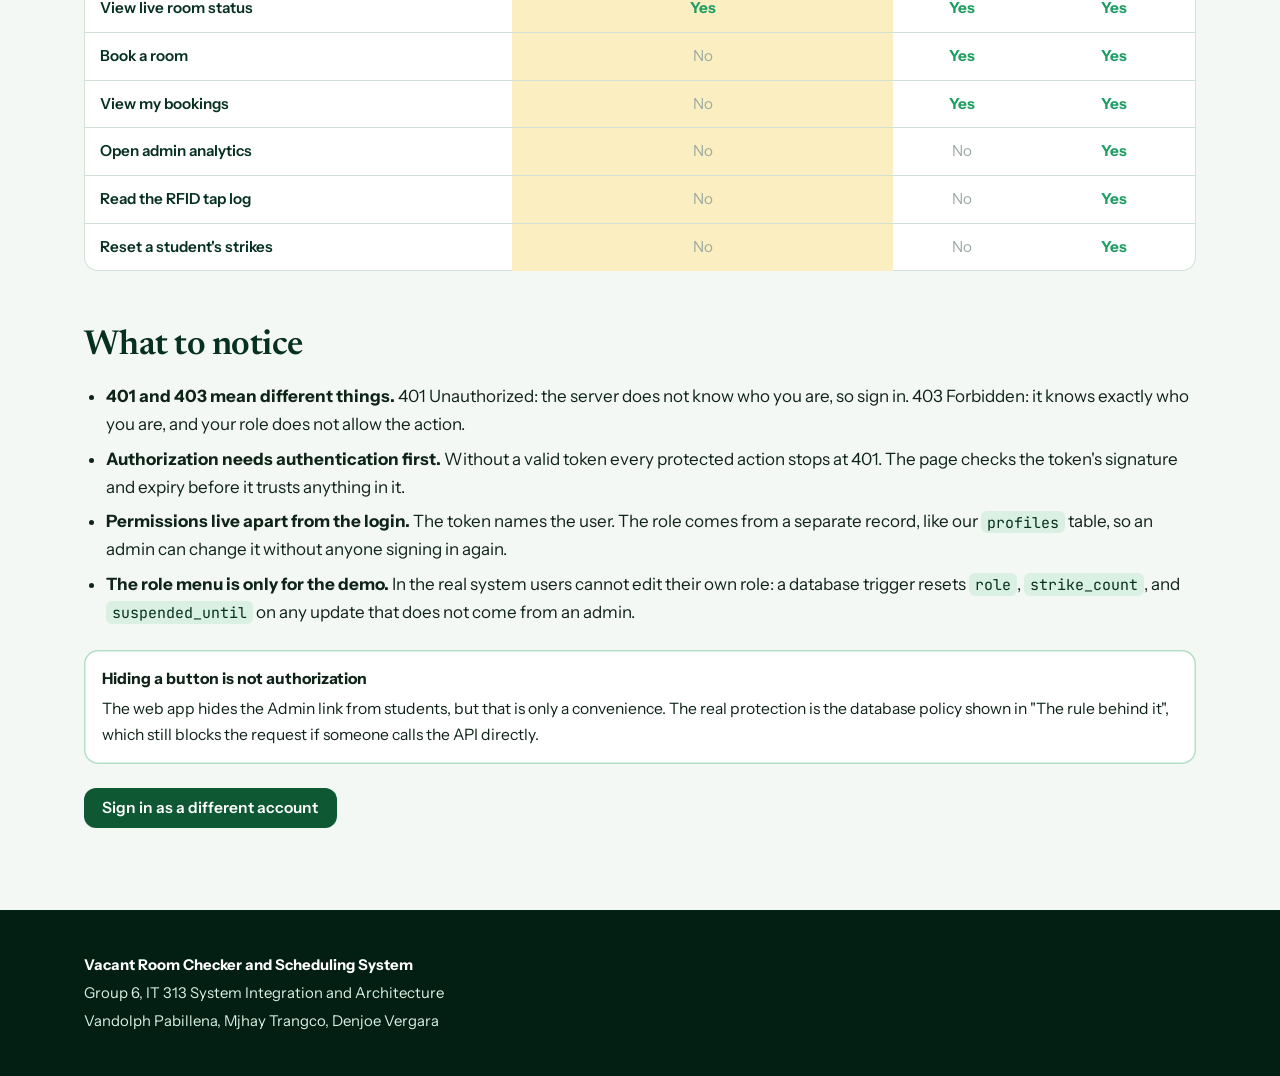
<file: authz.html>
<!DOCTYPE html>
<html lang="en">
<head>
  <meta charset="utf-8">
  <meta name="viewport" content="width=device-width, initial-scale=1">
  <title>Authorization demo | Vacant Room Checker</title>
  <meta name="description" content="Interactive demo of authorization: the same system allows or blocks actions depending on the role of the signed-in user.">
  <link rel="stylesheet" href="assets/style.css">
</head>
<body>
  <a class="skip-link" href="#demo">Skip to the demo</a>

  <header class="site-header">
    <div class="header-inner">
      <a class="brand" href="index.html">
        <strong>VRC Labs</strong>
        <span>Vacant Room Checker, IT 313</span>
      </a>
      <nav class="site-nav" aria-label="Main">
        <a href="index.html">Lab 1: Database connection</a>
        <a href="lab2.html">Lab 2: AuthN vs AuthZ</a>
        <a href="authn.html">Authentication demo</a>
        <a href="authz.html" aria-current="page">Authorization demo</a>
      </nav>
    </div>
  </header>

  <main>
    <section class="page-hero" aria-labelledby="page-title">
      <div class="page-hero-inner">
        <h1 id="page-title">Authorization: decide what you may do</h1>
        <p>Try six actions from the Vacant Room Checker. The system already knows who you are from your token. Now it checks whether your role allows each action.</p>
      </div>
    </section>

    <div class="main-wide" id="demo">
      <noscript><p class="callout callout-warn">This demo needs JavaScript. Turn it on and reload the page.</p></noscript>
      <p id="unsupported" class="callout callout-warn" hidden>This browser blocks the Web Crypto features the demo uses. Open the page over https (for example on GitHub Pages) or from localhost.</p>

      <!-- Who is asking -->
      <div class="identity-bar" id="identityBar">
        <p id="identityText" style="margin:0" aria-live="polite">Checking your session...</p>
        <div class="field" id="roleField" hidden>
          <label for="roleSelect">Role stored for this account</label>
          <select id="roleSelect">
            <option value="user">user</option>
            <option value="admin">admin</option>
          </select>
        </div>
      </div>

      <div class="demo-grid">
        <section class="panel" aria-labelledby="try-title">
          <h2 id="try-title">Try an action</h2>
          <p class="sub">Each button sends a request. The server answers with a status code.</p>
          <ul class="action-grid" id="actionList"></ul>
        </section>

        <div>
          <section class="panel" aria-labelledby="log-title">
            <div style="display:flex;justify-content:space-between;align-items:center;gap:1rem">
              <h2 id="log-title" style="margin:0">Server responses</h2>
              <button class="btn btn-outline btn-small" id="clearLog" type="button">Clear</button>
            </div>
            <ul class="log" id="log" aria-live="polite" style="margin-top:1rem">
              <li><span class="empty">Nothing yet. Try an action.</span></li>
            </ul>
          </section>

          <section class="panel" aria-labelledby="rule-title">
            <h2 id="rule-title">The rule behind it</h2>
            <p class="sub">How our real system enforces the last action you tried.</p>
            <figure class="code" style="margin:0">
              <figcaption><span id="ruleName">SQL policy</span></figcaption>
<pre><code id="ruleCode">-- Try an action to see the rule that protects it.</code></pre>
            </figure>
          </section>
        </div>
      </div>

      <section class="page-section" style="margin-top:3rem">
        <h2>Who can do what</h2>
        <p>The highlighted column is the role you are using right now.</p>
        <div class="table-wrap">
          <table class="matrix" id="matrix">
            <thead>
              <tr><th>Action</th><th data-role="guest">Guest (not signed in)</th><th data-role="user">User</th><th data-role="admin">Admin</th></tr>
            </thead>
            <tbody></tbody>
          </table>
        </div>

        <h2>What to notice</h2>
        <ul>
          <li><strong>401 and 403 mean different things.</strong> 401 Unauthorized: the server does not know who you are, so sign in. 403 Forbidden: it knows exactly who you are, and your role does not allow the action.</li>
          <li><strong>Authorization needs authentication first.</strong> Without a valid token every protected action stops at 401. The page checks the token's signature and expiry before it trusts anything in it.</li>
          <li><strong>Permissions live apart from the login.</strong> The token names the user. The role comes from a separate record, like our <code>profiles</code> table, so an admin can change it without anyone signing in again.</li>
          <li><strong>The role menu is only for the demo.</strong> In the real system users cannot edit their own role: a database trigger resets <code>role</code>, <code>strike_count</code>, and <code>suspended_until</code> on any update that does not come from an admin.</li>
        </ul>
        <div class="callout callout-lesson">
          <span class="callout-title">Hiding a button is not authorization</span>
          <p>The web app hides the Admin link from students, but that is only a convenience. The real protection is the database policy shown in "The rule behind it", which still blocks the request if someone calls the API directly.</p>
        </div>
        <p><a class="btn btn-green" href="authn.html">Sign in as a different account</a></p>
      </section>
    </div>
  </main>

  <footer class="site-footer">
    <div class="footer-inner">
      <p><strong>Vacant Room Checker and Scheduling System</strong></p>
      <p>Group 6, IT 313 System Integration and Architecture</p>
      <p>Vandolph Pabillena, Mjhay Trangco, Denjoe Vergara</p>
    </div>
  </footer>

  <script src="assets/auth-core.js"></script>
  <script src="assets/authz.js"></script>
</body>
</html>
</file>
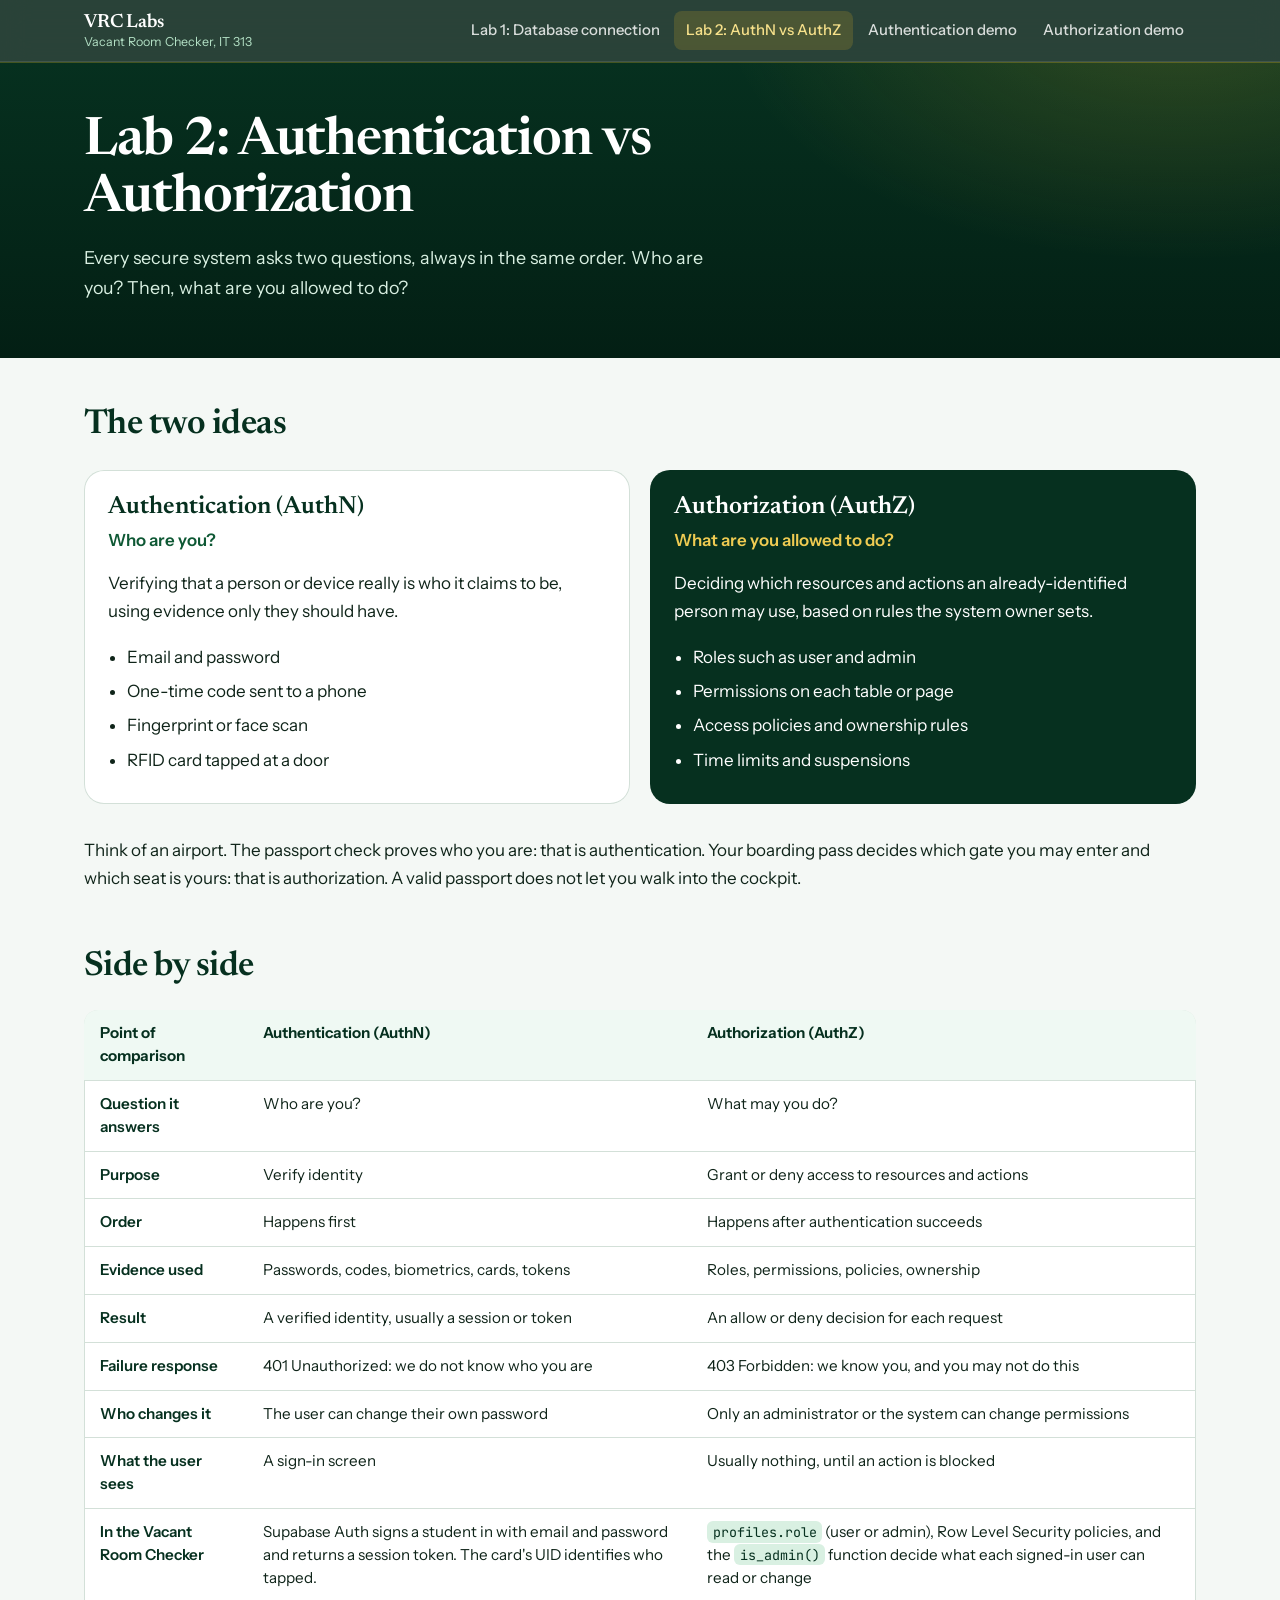
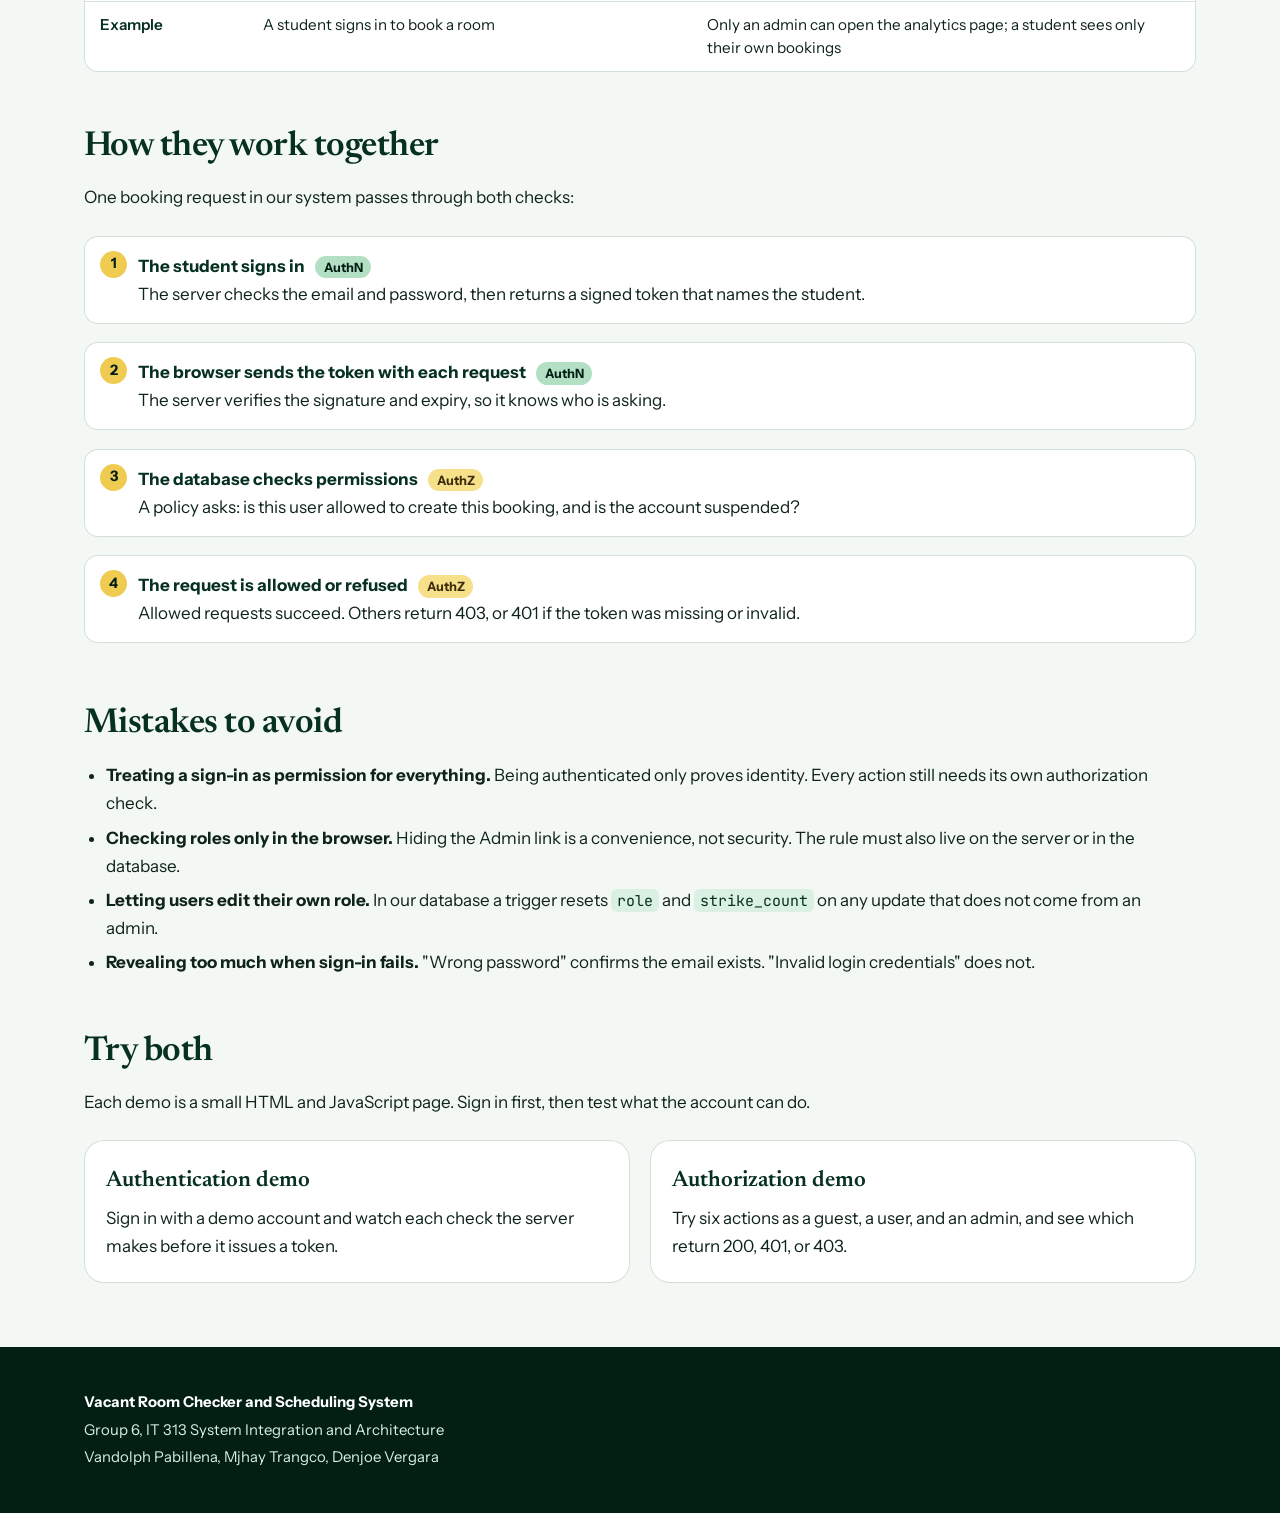
<file: lab2.html>
<!DOCTYPE html>
<html lang="en">
<head>
  <meta charset="utf-8">
  <meta name="viewport" content="width=device-width, initial-scale=1">
  <title>Lab 2: Authentication vs Authorization | Vacant Room Checker</title>
  <meta name="description" content="Comparison of authentication (AuthN) and authorization (AuthZ), with examples from the Vacant Room Checker and two interactive demos.">
  <link rel="stylesheet" href="assets/style.css">
</head>
<body>
  <a class="skip-link" href="#content">Skip to the comparison</a>

  <header class="site-header">
    <div class="header-inner">
      <a class="brand" href="index.html">
        <strong>VRC Labs</strong>
        <span>Vacant Room Checker, IT 313</span>
      </a>
      <nav class="site-nav" aria-label="Main">
        <a href="index.html">Lab 1: Database connection</a>
        <a href="lab2.html" aria-current="page">Lab 2: AuthN vs AuthZ</a>
        <a href="authn.html">Authentication demo</a>
        <a href="authz.html">Authorization demo</a>
      </nav>
    </div>
  </header>

  <main>
    <section class="page-hero" aria-labelledby="page-title">
      <div class="page-hero-inner">
        <h1 id="page-title">Lab 2: Authentication vs Authorization</h1>
        <p>Every secure system asks two questions, always in the same order. Who are you? Then, what are you allowed to do?</p>
      </div>
    </section>

    <div class="main-wide" id="content">

      <section class="page-section" aria-labelledby="two-questions">
        <h2 id="two-questions" style="margin-top:0">The two ideas</h2>
        <div class="two-up">
          <div class="concept">
            <h3>Authentication (AuthN)</h3>
            <p class="question">Who are you?</p>
            <p>Verifying that a person or device really is who it claims to be, using evidence only they should have.</p>
            <ul>
              <li>Email and password</li>
              <li>One-time code sent to a phone</li>
              <li>Fingerprint or face scan</li>
              <li>RFID card tapped at a door</li>
            </ul>
          </div>
          <div class="concept concept-authz">
            <h3>Authorization (AuthZ)</h3>
            <p class="question">What are you allowed to do?</p>
            <p>Deciding which resources and actions an already-identified person may use, based on rules the system owner sets.</p>
            <ul>
              <li>Roles such as user and admin</li>
              <li>Permissions on each table or page</li>
              <li>Access policies and ownership rules</li>
              <li>Time limits and suspensions</li>
            </ul>
          </div>
        </div>

        <p>Think of an airport. The passport check proves who you are: that is authentication. Your boarding pass decides which gate you may enter and which seat is yours: that is authorization. A valid passport does not let you walk into the cockpit.</p>
      </section>

      <section class="page-section" aria-labelledby="compare">
        <h2 id="compare">Side by side</h2>
        <div class="table-wrap">
          <table>
            <thead>
              <tr><th>Point of comparison</th><th>Authentication (AuthN)</th><th>Authorization (AuthZ)</th></tr>
            </thead>
            <tbody>
              <tr><td>Question it answers</td><td>Who are you?</td><td>What may you do?</td></tr>
              <tr><td>Purpose</td><td>Verify identity</td><td>Grant or deny access to resources and actions</td></tr>
              <tr><td>Order</td><td>Happens first</td><td>Happens after authentication succeeds</td></tr>
              <tr><td>Evidence used</td><td>Passwords, codes, biometrics, cards, tokens</td><td>Roles, permissions, policies, ownership</td></tr>
              <tr><td>Result</td><td>A verified identity, usually a session or token</td><td>An allow or deny decision for each request</td></tr>
              <tr><td>Failure response</td><td>401 Unauthorized: we do not know who you are</td><td>403 Forbidden: we know you, and you may not do this</td></tr>
              <tr><td>Who changes it</td><td>The user can change their own password</td><td>Only an administrator or the system can change permissions</td></tr>
              <tr><td>What the user sees</td><td>A sign-in screen</td><td>Usually nothing, until an action is blocked</td></tr>
              <tr><td>In the Vacant Room Checker</td><td>Supabase Auth signs a student in with email and password and returns a session token. The card's UID identifies who tapped.</td><td><code>profiles.role</code> (user or admin), Row Level Security policies, and the <code>is_admin()</code> function decide what each signed-in user can read or change</td></tr>
              <tr><td>Example</td><td>A student signs in to book a room</td><td>Only an admin can open the analytics page; a student sees only their own bookings</td></tr>
            </tbody>
          </table>
        </div>
      </section>

      <section class="page-section" aria-labelledby="together">
        <h2 id="together">How they work together</h2>
        <p>One booking request in our system passes through both checks:</p>
        <ol class="flow">
          <li><strong>The student signs in <span class="tag tag-authn">AuthN</span></strong>The server checks the email and password, then returns a signed token that names the student.</li>
          <li><strong>The browser sends the token with each request <span class="tag tag-authn">AuthN</span></strong>The server verifies the signature and expiry, so it knows who is asking.</li>
          <li><strong>The database checks permissions <span class="tag tag-authz">AuthZ</span></strong>A policy asks: is this user allowed to create this booking, and is the account suspended?</li>
          <li><strong>The request is allowed or refused <span class="tag tag-authz">AuthZ</span></strong>Allowed requests succeed. Others return 403, or 401 if the token was missing or invalid.</li>
        </ol>
      </section>

      <section class="page-section" aria-labelledby="mistakes">
        <h2 id="mistakes">Mistakes to avoid</h2>
        <ul>
          <li><strong>Treating a sign-in as permission for everything.</strong> Being authenticated only proves identity. Every action still needs its own authorization check.</li>
          <li><strong>Checking roles only in the browser.</strong> Hiding the Admin link is a convenience, not security. The rule must also live on the server or in the database.</li>
          <li><strong>Letting users edit their own role.</strong> In our database a trigger resets <code>role</code> and <code>strike_count</code> on any update that does not come from an admin.</li>
          <li><strong>Revealing too much when sign-in fails.</strong> "Wrong password" confirms the email exists. "Invalid login credentials" does not.</li>
        </ul>
      </section>

      <section class="page-section" aria-labelledby="demos">
        <h2 id="demos">Try both</h2>
        <p>Each demo is a small HTML and JavaScript page. Sign in first, then test what the account can do.</p>
        <div class="demo-links">
          <a class="demo-link" href="authn.html">
            <strong>Authentication demo</strong>
            Sign in with a demo account and watch each check the server makes before it issues a token.
          </a>
          <a class="demo-link" href="authz.html">
            <strong>Authorization demo</strong>
            Try six actions as a guest, a user, and an admin, and see which return 200, 401, or 403.
          </a>
        </div>
      </section>

    </div>
  </main>

  <footer class="site-footer">
    <div class="footer-inner">
      <p><strong>Vacant Room Checker and Scheduling System</strong></p>
      <p>Group 6, IT 313 System Integration and Architecture</p>
      <p>Vandolph Pabillena, Mjhay Trangco, Denjoe Vergara</p>
    </div>
  </footer>
</body>
</html>
</file>
<file: assets/style.css>
@import url("https://fonts.googleapis.com/css2?family=Instrument+Sans:wght@400;500;600;700&family=JetBrains+Mono:wght@400;500&family=Newsreader:opsz,wght@6..72,500;6..72,600;6..72,700&display=swap");

/* =========================================================
   VRC Labs: Isabela State University, Santiago City Extension
   Forest green and gold on a cool off-white page.
   ========================================================= */
:root {
  --forest-950: #031f14;
  --forest-900: #06301f;
  --forest-800: #0a4228;
  --forest-700: #0e5834;
  --forest-600: #137044;
  --forest-300: #7ccb9f;
  --forest-200: #b3e0c5;
  --forest-100: #d9f0e2;
  --forest-50: #eff9f3;

  --gold-500: #c99a16;
  --gold-400: #e3b62a;
  --gold-300: #efcb52;
  --gold-200: #f6e08a;
  --gold-100: #fbefc2;

  --paper: #f4f8f5;
  --surface: #ffffff;
  --ink: #0f2419;
  --muted: #4a6055;
  --line: #d3e0d8;

  --vacant: #1e9e63;
  --vacant-bright: #3fd28a;
  --occupied: #d23a40;
  --occupied-bright: #ff7b78;

  --font-display: "Newsreader", Georgia, "Times New Roman", serif;
  --font-body: "Instrument Sans", ui-sans-serif, system-ui, -apple-system, "Segoe UI", sans-serif;
  --font-mono: "JetBrains Mono", ui-monospace, "SFMono-Regular", Menlo, Consolas, monospace;
}

*,
*::before,
*::after {
  box-sizing: border-box;
}

html {
  scroll-behavior: smooth;
  scroll-padding-top: 5.5rem;
  -webkit-text-size-adjust: 100%;
}

body {
  margin: 0;
  font-family: var(--font-body);
  font-size: 1.0625rem;
  line-height: 1.65;
  color: var(--ink);
  background: var(--paper);
  -webkit-font-smoothing: antialiased;
}

img,
svg {
  max-width: 100%;
  height: auto;
}

a {
  color: var(--forest-700);
  text-underline-offset: 0.2em;
}

a:hover {
  color: var(--forest-950);
}

:focus-visible {
  outline: 3px solid var(--gold-400);
  outline-offset: 3px;
  border-radius: 4px;
}

::selection {
  background: var(--gold-300);
  color: var(--forest-950);
}

.skip-link {
  position: absolute;
  left: 1rem;
  top: -4rem;
  z-index: 100;
  padding: 0.6rem 1rem;
  border-radius: 8px;
  background: var(--gold-400);
  color: var(--forest-950);
  font-weight: 600;
  text-decoration: none;
}

.skip-link:focus {
  top: 1rem;
}

/* ---------- Header ---------- */
.site-header {
  position: sticky;
  top: 0;
  z-index: 50;
  color: #fff;
  background: rgba(3, 31, 20, 0.84);
  -webkit-backdrop-filter: blur(14px) saturate(1.4);
  backdrop-filter: blur(14px) saturate(1.4);
  border-bottom: 1px solid rgba(255, 255, 255, 0.1);
  box-shadow: 0 1px 0 rgba(227, 182, 42, 0.28);
}

.header-inner {
  display: flex;
  flex-wrap: wrap;
  align-items: center;
  gap: 0.25rem 1.5rem;
  max-width: 72rem;
  margin: 0 auto;
  padding: 0.7rem 1.25rem;
}

.brand {
  display: flex;
  flex-direction: column;
  line-height: 1.15;
  color: #fff;
  text-decoration: none;
}

.brand strong {
  font-family: var(--font-display);
  font-size: 1.2rem;
  font-weight: 600;
  letter-spacing: -0.01em;
}

.brand span {
  font-size: 0.78rem;
  color: var(--forest-200);
}

.site-nav {
  display: flex;
  flex-wrap: wrap;
  gap: 0.15rem;
  margin-left: auto;
}

.site-nav a {
  padding: 0.45rem 0.75rem;
  border-radius: 8px;
  font-size: 0.93rem;
  font-weight: 500;
  color: rgba(255, 255, 255, 0.82);
  text-decoration: none;
  transition: background-color 0.2s, color 0.2s;
}

.site-nav a:hover {
  background: rgba(255, 255, 255, 0.1);
  color: #fff;
}

.site-nav a[aria-current="page"] {
  background: rgba(227, 182, 42, 0.18);
  color: var(--gold-200);
}

/* ---------- Hero ---------- */
.hero {
  color: #fff;
  background:
    radial-gradient(52rem 30rem at 92% -10%, rgba(227, 182, 42, 0.2), transparent 62%),
    radial-gradient(44rem 34rem at -6% 12%, rgba(30, 140, 87, 0.34), transparent 60%),
    linear-gradient(180deg, var(--forest-900) 0%, var(--forest-950) 100%);
}

.hero-inner {
  display: grid;
  grid-template-columns: minmax(0, 1fr) minmax(0, 27rem);
  gap: 3rem;
  align-items: center;
  max-width: 72rem;
  margin: 0 auto;
  padding: 4rem 1.25rem 4.5rem;
}

.hero h1 {
  margin: 0;
  font-family: var(--font-display);
  font-size: clamp(2.4rem, 5.2vw, 3.9rem);
  font-weight: 600;
  line-height: 1.04;
  letter-spacing: -0.02em;
}

.hero-lead {
  max-width: 34rem;
  margin: 1.25rem 0 0;
  font-size: 1.15rem;
  line-height: 1.6;
  color: var(--forest-100);
}

.hero-meta {
  margin: 2rem 0 0;
  font-size: 0.95rem;
  color: var(--forest-200);
}

.hero-meta p {
  margin: 0.15rem 0;
}

.hero-meta strong {
  color: #fff;
  font-weight: 600;
}

.hero-actions {
  display: flex;
  flex-wrap: wrap;
  gap: 0.75rem;
  margin-top: 2rem;
}

/* ---------- Buttons ---------- */
.btn {
  display: inline-flex;
  align-items: center;
  justify-content: center;
  gap: 0.5rem;
  padding: 0.7rem 1.15rem;
  border: 0;
  border-radius: 12px;
  font: inherit;
  font-size: 0.97rem;
  font-weight: 600;
  line-height: 1.2;
  text-decoration: none;
  cursor: pointer;
  transition: transform 0.15s, box-shadow 0.3s, background-position 0.5s, background-color 0.2s;
}

.btn:active {
  transform: translateY(1px);
}

.btn[disabled] {
  cursor: not-allowed;
  opacity: 0.55;
}

.btn-gold {
  color: var(--forest-950);
  background: linear-gradient(90deg, var(--gold-400), var(--gold-200) 50%, var(--gold-500));
  background-size: 220% 100%;
  background-position: left;
  box-shadow: inset 0 1px 0 rgba(255, 255, 255, 0.55), 0 8px 20px -8px rgba(227, 182, 42, 0.65);
}

.btn-gold:hover:not([disabled]) {
  color: var(--forest-950);
  background-position: right;
  box-shadow: inset 0 1px 0 rgba(255, 255, 255, 0.65), 0 12px 28px -8px rgba(227, 182, 42, 0.85);
}

.btn-ghost {
  color: #fff;
  background: rgba(255, 255, 255, 0.08);
  box-shadow: inset 0 0 0 1px rgba(255, 255, 255, 0.22);
}

.btn-ghost:hover:not([disabled]) {
  color: #fff;
  background: rgba(255, 255, 255, 0.16);
}

.btn-green {
  color: #fff;
  background: var(--forest-700);
}

.btn-green:hover:not([disabled]) {
  color: #fff;
  background: var(--forest-800);
}

.btn-outline {
  color: var(--forest-800);
  background: transparent;
  box-shadow: inset 0 0 0 1.5px var(--forest-700);
}

.btn-outline:hover:not([disabled]) {
  color: var(--forest-950);
  background: var(--forest-100);
}

.btn-small {
  padding: 0.45rem 0.8rem;
  font-size: 0.88rem;
  border-radius: 9px;
}

/* ---------- Live pipeline (hero) ---------- */
.pipeline {
  padding: 1.25rem;
  border-radius: 24px;
  background: linear-gradient(180deg, rgba(255, 255, 255, 0.1), rgba(255, 255, 255, 0.04));
  box-shadow: inset 0 0 0 1px rgba(255, 255, 255, 0.14), 0 30px 70px -30px rgba(0, 0, 0, 0.7);
  -webkit-backdrop-filter: blur(10px);
  backdrop-filter: blur(10px);
}

.pipe-head {
  display: flex;
  align-items: center;
  justify-content: space-between;
  gap: 1rem;
  margin-bottom: 1rem;
}

.pipe-head h2 {
  margin: 0;
  font-family: var(--font-display);
  font-size: 1.3rem;
  font-weight: 600;
}

.pipe-stages {
  display: grid;
  gap: 0.4rem;
  margin: 0;
  padding: 0;
  list-style: none;
}

.pipe-stages li {
  display: grid;
  grid-template-columns: 1.9rem 1fr;
  gap: 0.75rem;
  align-items: center;
  padding: 0.55rem 0.7rem;
  border-radius: 12px;
  background: rgba(255, 255, 255, 0.05);
  box-shadow: inset 0 0 0 1px rgba(255, 255, 255, 0.07);
  transition: background-color 0.3s, box-shadow 0.3s;
}

.pipe-stages .dot {
  display: grid;
  place-items: center;
  width: 1.9rem;
  height: 1.9rem;
  border-radius: 50%;
  font-size: 0.85rem;
  font-weight: 700;
  color: var(--forest-200);
  background: rgba(255, 255, 255, 0.1);
  transition: background-color 0.3s, color 0.3s;
}

.pipe-stages strong {
  display: block;
  font-size: 0.95rem;
  font-weight: 600;
  line-height: 1.25;
}

.pipe-stages small {
  display: block;
  font-size: 0.8rem;
  color: var(--forest-200);
  line-height: 1.3;
}

.pipe-stages li[data-state="active"] {
  background: rgba(227, 182, 42, 0.16);
  box-shadow: inset 0 0 0 1px rgba(227, 182, 42, 0.6), 0 0 24px -6px rgba(227, 182, 42, 0.55);
}

.pipe-stages li[data-state="active"] .dot {
  background: var(--gold-400);
  color: var(--forest-950);
}

.pipe-stages li[data-state="done"] .dot {
  background: var(--vacant-bright);
  color: var(--forest-950);
}

.pipe-out {
  min-height: 6.6rem;
  margin: 1rem 0 0;
  padding: 0.8rem 0.9rem;
  overflow-x: auto;
  border-radius: 12px;
  font: 0.8rem/1.55 var(--font-mono);
  color: var(--forest-100);
  background: rgba(3, 31, 20, 0.7);
  white-space: pre-wrap;
  word-break: break-word;
}

.room-chip {
  display: flex;
  align-items: center;
  justify-content: space-between;
  gap: 1rem;
  margin-top: 1rem;
  padding: 0.85rem 1rem;
  border-radius: 16px;
  background: rgba(255, 255, 255, 0.07);
  box-shadow: inset 0 0 0 1px rgba(255, 255, 255, 0.12);
  transition: box-shadow 0.4s;
}

.room-chip strong {
  font-family: var(--font-display);
  font-size: 1.5rem;
  font-weight: 600;
  line-height: 1;
}

.room-chip[data-flash="vacant"] {
  box-shadow: inset 0 0 0 1px rgba(63, 210, 138, 0.6), 0 0 28px -6px rgba(63, 210, 138, 0.6);
}

.room-chip[data-flash="occupied"] {
  box-shadow: inset 0 0 0 1px rgba(255, 123, 120, 0.6), 0 0 28px -6px rgba(255, 123, 120, 0.6);
}

/* ---------- Status pill ---------- */
.pill {
  display: inline-flex;
  align-items: center;
  gap: 0.5rem;
  padding: 0.25rem 0.75rem 0.25rem 0.6rem;
  border-radius: 999px;
  font-size: 0.9rem;
  font-weight: 600;
}

.pill::before {
  content: "";
  width: 0.55rem;
  height: 0.55rem;
  border-radius: 50%;
  background: currentColor;
}

.pill-vacant {
  color: var(--forest-950);
  background: var(--vacant-bright);
}

.pill-occupied {
  color: #fff;
  background: #d23a40;
}

/* ---------- Document layout ---------- */
.doc {
  display: grid;
  grid-template-columns: 15rem minmax(0, 46rem);
  gap: 3.5rem;
  justify-content: center;
  max-width: 72rem;
  margin: 0 auto;
  padding: 3.5rem 1.25rem 4rem;
}

.doc-single {
  display: block;
  max-width: 52rem;
}

.toc {
  position: sticky;
  top: 5.5rem;
  align-self: start;
  max-height: calc(100vh - 7rem);
  overflow-y: auto;
  font-size: 0.93rem;
}

.toc h2 {
  margin: 0 0 0.6rem;
  font-family: var(--font-body);
  font-size: 0.95rem;
  font-weight: 700;
  color: var(--ink);
}

.toc ol {
  margin: 0;
  padding: 0;
  list-style: none;
}

.toc a {
  display: block;
  padding: 0.32rem 0.7rem;
  border-radius: 8px;
  color: var(--muted);
  text-decoration: none;
  line-height: 1.35;
}

.toc a:hover {
  background: var(--forest-100);
  color: var(--forest-950);
}

.toc a[aria-current="true"] {
  background: var(--forest-100);
  color: var(--forest-950);
  font-weight: 600;
}

/* ---------- Article typography ---------- */
.article h2,
.page-section h2 {
  margin: 3.5rem 0 1rem;
  font-family: var(--font-display);
  font-size: clamp(1.7rem, 3.2vw, 2.15rem);
  font-weight: 600;
  line-height: 1.15;
  letter-spacing: -0.015em;
  color: var(--forest-900);
}

.article section:first-child h2 {
  margin-top: 0;
}

.article h3,
.page-section h3 {
  margin: 2rem 0 0.5rem;
  font-size: 1.18rem;
  font-weight: 650;
  color: var(--forest-800);
}

.article p,
.page-section p {
  margin: 0 0 1.1rem;
}

.article ul,
.article ol,
.page-section ul,
.page-section ol {
  margin: 0 0 1.25rem;
  padding-left: 1.4rem;
}

.article li,
.page-section li {
  margin-bottom: 0.4rem;
}

.article li::marker {
  color: var(--forest-600);
}

code {
  padding: 0.12em 0.4em;
  border-radius: 6px;
  font-family: var(--font-mono);
  font-size: 0.88em;
  color: var(--forest-900);
  background: var(--forest-100);
}

/* ---------- Code blocks ---------- */
.code {
  margin: 1.4rem 0;
  overflow: hidden;
  border-radius: 14px;
  background: var(--forest-950);
  box-shadow: 0 16px 36px -24px rgba(3, 31, 20, 0.8);
}

.code figcaption {
  display: flex;
  align-items: center;
  justify-content: space-between;
  gap: 1rem;
  padding: 0.45rem 0.6rem 0.45rem 1rem;
  font-size: 0.85rem;
  color: var(--forest-200);
  background: rgba(255, 255, 255, 0.06);
}

.copy {
  padding: 0.28rem 0.7rem;
  border: 0;
  border-radius: 8px;
  font: inherit;
  font-size: 0.82rem;
  font-weight: 600;
  color: var(--forest-950);
  background: var(--gold-300);
  cursor: pointer;
  transition: background-color 0.2s;
}

.copy:hover {
  background: var(--gold-200);
}

.copy[data-copied="true"] {
  background: var(--vacant-bright);
}

.code pre {
  margin: 0;
  padding: 1rem 1.1rem 1.15rem;
  overflow-x: auto;
  font: 0.86rem/1.65 var(--font-mono);
  color: #e9f6ee;
  tab-size: 2;
}

.code code {
  padding: 0;
  font: inherit;
  color: inherit;
  background: none;
}

.tok-c {
  color: #7fa08d;
}

.tok-k {
  color: var(--gold-300);
}

.tok-s {
  color: #8ff0be;
}

/* ---------- Callouts ---------- */
.callout {
  margin: 1.5rem 0;
  padding: 1rem 1.15rem;
  border-radius: 14px;
  font-size: 0.98rem;
}

.callout > :last-child {
  margin-bottom: 0;
}

.callout p {
  margin: 0 0 0.6rem;
}

.callout .callout-title {
  display: block;
  margin-bottom: 0.25rem;
  font-weight: 700;
}

.callout-note {
  color: var(--forest-900);
  background: var(--forest-100);
}

.callout-warn {
  color: #3c2c0a;
  background: var(--gold-100);
}

.callout-lesson {
  color: var(--ink);
  background: var(--surface);
  box-shadow: inset 0 0 0 1.5px var(--forest-200);
}

/* ---------- Tables ---------- */
.table-wrap {
  margin: 1.4rem 0;
  overflow-x: auto;
  border-radius: 14px;
  background: var(--surface);
  box-shadow: inset 0 0 0 1px var(--line);
}

table {
  width: 100%;
  border-collapse: collapse;
  font-size: 0.95rem;
  line-height: 1.5;
}

th,
td {
  padding: 0.75rem 1rem;
  text-align: left;
  vertical-align: top;
}

th {
  font-weight: 650;
  color: var(--forest-900);
  background: var(--forest-50);
  border-bottom: 1px solid var(--line);
}

td {
  border-bottom: 1px solid var(--line);
}

tr:last-child td {
  border-bottom: 0;
}

td:first-child {
  font-weight: 600;
  color: var(--forest-900);
}

.col-hl {
  background: var(--gold-100);
}

/* ---------- Diagram figure ---------- */
.figure {
  margin: 1.6rem 0;
  padding: 1rem;
  border-radius: 16px;
  background: var(--surface);
  box-shadow: inset 0 0 0 1px var(--line);
}

.figure figcaption {
  margin-top: 0.6rem;
  font-size: 0.9rem;
  color: var(--muted);
}

/* ---------- Checklist ---------- */
.checklist {
  padding: 0;
  list-style: none;
}

.checklist li {
  position: relative;
  padding-left: 2rem;
}

.checklist li::before {
  content: "";
  position: absolute;
  left: 0;
  top: 0.28em;
  width: 1.15rem;
  height: 1.15rem;
  border-radius: 5px;
  background: var(--forest-700)
    url("data:image/svg+xml,%3Csvg xmlns='http://www.w3.org/2000/svg' viewBox='0 0 16 16'%3E%3Cpath d='M3.5 8.5l3 3 6-6.5' fill='none' stroke='white' stroke-width='2' stroke-linecap='round' stroke-linejoin='round'/%3E%3C/svg%3E")
    center / 80% no-repeat;
}

/* ---------- Footer ---------- */
.site-footer {
  color: var(--forest-100);
  background: var(--forest-950);
}

.footer-inner {
  max-width: 72rem;
  margin: 0 auto;
  padding: 2.5rem 1.25rem;
  font-size: 0.93rem;
}

.footer-inner p {
  margin: 0.2rem 0;
}

.footer-inner strong {
  color: #fff;
}

.footer-inner a {
  color: var(--gold-300);
}

/* =========================================================
   Lab 2 pages
   ========================================================= */
.page-hero {
  color: #fff;
  background:
    radial-gradient(46rem 26rem at 92% -20%, rgba(227, 182, 42, 0.2), transparent 62%),
    linear-gradient(180deg, var(--forest-900), var(--forest-950));
}

.page-hero-inner {
  max-width: 72rem;
  margin: 0 auto;
  padding: 3.25rem 1.25rem 3.5rem;
}

.page-hero h1 {
  max-width: 44rem;
  margin: 0;
  font-family: var(--font-display);
  font-size: clamp(2.1rem, 4.6vw, 3.3rem);
  font-weight: 600;
  line-height: 1.07;
  letter-spacing: -0.02em;
}

.page-hero p {
  max-width: 40rem;
  margin: 1rem 0 0;
  font-size: 1.12rem;
  color: var(--forest-100);
}

.main-wide {
  max-width: 72rem;
  margin: 0 auto;
  padding: 3rem 1.25rem 4rem;
}

.two-up {
  display: grid;
  grid-template-columns: repeat(2, minmax(0, 1fr));
  gap: 1.25rem;
  margin: 1.5rem 0 2rem;
}

.concept {
  padding: 1.5rem;
  border-radius: 20px;
  background: var(--surface);
  box-shadow: inset 0 0 0 1px var(--line);
}

.concept h3 {
  margin: 0 0 0.35rem;
  font-family: var(--font-display);
  font-size: 1.55rem;
  font-weight: 600;
  line-height: 1.1;
  color: var(--forest-900);
}

.concept .question {
  margin: 0 0 0.9rem;
  font-size: 1.05rem;
  font-weight: 600;
  color: var(--forest-700);
}

.concept-authz {
  background: var(--forest-900);
  box-shadow: none;
}

.concept-authz h3,
.concept-authz p,
.concept-authz li {
  color: #fff;
}

.concept-authz .question {
  color: var(--gold-300);
}

.concept ul {
  margin: 0;
  padding-left: 1.2rem;
}

.page-section .flow,
.flow {
  padding-left: 0;
  display: grid;
  gap: 0.75rem;
  margin: 1.5rem 0;
  padding: 0;
  list-style: none;
  counter-reset: flow;
}

.flow li {
  position: relative;
  padding: 1rem 1.1rem 1rem 3.4rem;
  border-radius: 14px;
  background: var(--surface);
  box-shadow: inset 0 0 0 1px var(--line);
  counter-increment: flow;
}

.flow li::before {
  content: counter(flow);
  position: absolute;
  left: 1rem;
  top: 0.95rem;
  display: grid;
  place-items: center;
  width: 1.7rem;
  height: 1.7rem;
  border-radius: 50%;
  font-size: 0.9rem;
  font-weight: 700;
  color: var(--forest-950);
  background: var(--gold-300);
}

.flow li strong {
  display: block;
  color: var(--forest-900);
}

.flow .tag {
  display: inline-block;
  margin-left: 0.4rem;
  padding: 0.05rem 0.55rem;
  border-radius: 999px;
  font-size: 0.8rem;
  font-weight: 700;
}

.tag-authn {
  color: var(--forest-950);
  background: var(--forest-200);
}

.tag-authz {
  color: #3c2c0a;
  background: var(--gold-200);
}

.demo-links {
  display: grid;
  grid-template-columns: repeat(2, minmax(0, 1fr));
  gap: 1.25rem;
  margin-top: 1.5rem;
}

.demo-link {
  display: block;
  padding: 1.4rem;
  border-radius: 20px;
  color: var(--ink);
  background: var(--surface);
  box-shadow: inset 0 0 0 1px var(--line);
  text-decoration: none;
  transition: transform 0.25s, box-shadow 0.25s;
}

.demo-link:hover {
  color: var(--ink);
  transform: translateY(-3px);
  box-shadow: inset 0 0 0 1px var(--forest-300), 0 18px 36px -22px rgba(6, 48, 31, 0.5);
}

.demo-link strong {
  display: block;
  margin-bottom: 0.3rem;
  font-family: var(--font-display);
  font-size: 1.4rem;
  font-weight: 600;
  color: var(--forest-900);
}

/* ---------- Demo layout ---------- */
.demo-grid {
  display: grid;
  grid-template-columns: minmax(0, 24rem) minmax(0, 1fr);
  gap: 1.5rem;
  align-items: start;
}

.panel {
  padding: 1.5rem;
  border-radius: 20px;
  background: var(--surface);
  box-shadow: inset 0 0 0 1px var(--line), 0 20px 40px -32px rgba(6, 48, 31, 0.6);
}

.panel h2 {
  margin: 0 0 0.3rem;
  font-family: var(--font-display);
  font-size: 1.55rem;
  font-weight: 600;
  line-height: 1.15;
  color: var(--forest-900);
}

.panel .sub {
  margin: 0 0 1.1rem;
  font-size: 0.95rem;
  color: var(--muted);
}

.panel + .panel {
  margin-top: 1.25rem;
}

.field {
  margin-bottom: 1rem;
}

.field label {
  display: block;
  margin-bottom: 0.3rem;
  font-size: 0.93rem;
  font-weight: 600;
  color: var(--forest-900);
}

.field input,
.field select {
  width: 100%;
  padding: 0.68rem 0.85rem;
  border: 1.5px solid var(--line);
  border-radius: 11px;
  font: inherit;
  color: var(--ink);
  background: #fff;
}

.field input:focus,
.field select:focus {
  border-color: var(--forest-600);
  outline: 3px solid rgba(227, 182, 42, 0.5);
  outline-offset: 0;
}

.input-row {
  display: flex;
  gap: 0.5rem;
}

.input-row input {
  flex: 1;
}

.msg {
  min-height: 1.5rem;
  margin: 0.25rem 0 0.9rem;
  font-size: 0.95rem;
  font-weight: 600;
}

.msg-error {
  color: var(--occupied);
}

.msg-ok {
  color: var(--vacant);
}

.creds {
  margin-top: 1.25rem;
  padding: 0.9rem 1rem;
  border-radius: 14px;
  font-size: 0.92rem;
  background: var(--forest-50);
}

.creds p {
  margin: 0 0 0.5rem;
  font-weight: 600;
  color: var(--forest-900);
}

.creds ul {
  display: grid;
  gap: 0.45rem;
  margin: 0;
  padding: 0;
  list-style: none;
}

.creds li {
  display: flex;
  flex-wrap: wrap;
  align-items: center;
  justify-content: space-between;
  gap: 0.4rem;
}

.creds code {
  background: #fff;
}

.steps {
  display: grid;
  gap: 0.5rem;
  margin: 0;
  padding: 0;
  list-style: none;
}

.steps li {
  display: grid;
  grid-template-columns: 2rem minmax(0, 1fr);
  gap: 0.8rem;
  align-items: start;
  padding: 0.7rem 0.85rem;
  border-radius: 12px;
  background: var(--paper);
  transition: background-color 0.3s;
}

.steps .mark {
  display: grid;
  place-items: center;
  width: 2rem;
  height: 2rem;
  border-radius: 50%;
  font-size: 0.9rem;
  font-weight: 700;
  color: var(--muted);
  background: var(--line);
}

.steps strong {
  display: block;
  font-size: 0.97rem;
  color: var(--forest-900);
}

.steps small {
  display: block;
  font-size: 0.86rem;
  line-height: 1.45;
  color: var(--muted);
}

.steps li[data-state="active"] {
  background: var(--gold-100);
}

.steps li[data-state="active"] .mark {
  color: var(--forest-950);
  background: var(--gold-400);
}

.steps li[data-state="ok"] {
  background: var(--forest-50);
}

.steps li[data-state="ok"] .mark {
  color: #fff;
  background: var(--vacant);
}

.steps li[data-state="fail"] {
  background: #fdeceb;
}

.steps li[data-state="fail"] .mark {
  color: #fff;
  background: var(--occupied);
}

.steps li[data-state="skip"] {
  opacity: 0.55;
}

.token {
  margin: 0.9rem 0 0;
  padding: 0.9rem 1rem;
  overflow-x: auto;
  border-radius: 12px;
  font: 0.82rem/1.6 var(--font-mono);
  color: #e9f6ee;
  background: var(--forest-950);
  word-break: break-all;
  white-space: pre-wrap;
}

.token .t-head {
  color: var(--gold-300);
}

.token .t-body {
  color: #8ff0be;
}

.token .t-sig {
  color: #ff9a96;
}

.session-box {
  padding: 1rem 1.1rem;
  border-radius: 14px;
  background: var(--forest-50);
}

.session-box dl {
  display: grid;
  grid-template-columns: auto 1fr;
  gap: 0.25rem 1rem;
  margin: 0 0 1rem;
  font-size: 0.95rem;
}

.session-box dt {
  font-weight: 600;
  color: var(--forest-900);
}

.session-box dd {
  margin: 0;
  overflow-wrap: anywhere;
}

.action-grid {
  display: grid;
  gap: 0.6rem;
  margin: 0;
  padding: 0;
  list-style: none;
}

.action-grid li {
  display: flex;
  flex-wrap: wrap;
  align-items: center;
  justify-content: space-between;
  gap: 0.6rem 1rem;
  padding: 0.75rem 0.9rem;
  border-radius: 12px;
  background: var(--paper);
}

.action-grid .what {
  min-width: 12rem;
  flex: 1;
}

.action-grid strong {
  display: block;
  font-size: 0.97rem;
  color: var(--forest-900);
}

.action-grid small {
  color: var(--muted);
}

.need {
  display: inline-block;
  margin-top: 0.1rem;
  padding: 0.05rem 0.55rem;
  border-radius: 999px;
  font-size: 0.78rem;
  font-weight: 650;
  color: var(--forest-950);
  background: var(--forest-200);
}

.need-admin {
  color: #3c2c0a;
  background: var(--gold-200);
}

.need-public {
  color: var(--forest-900);
  background: var(--forest-100);
}

.log {
  max-height: 16rem;
  margin: 0;
  padding: 0;
  overflow-y: auto;
  list-style: none;
  font: 0.86rem/1.5 var(--font-mono);
}

.log li {
  display: grid;
  grid-template-columns: 4.4rem 3.2rem minmax(0, 1fr);
  gap: 0.6rem;
  padding: 0.5rem 0.2rem;
  border-bottom: 1px solid var(--line);
}

.log .code-200 {
  color: var(--vacant);
  font-weight: 600;
}

.log .code-401,
.log .code-403,
.log .code-423 {
  color: var(--occupied);
  font-weight: 600;
}

.log .empty {
  grid-column: 1 / -1;
  display: block;
  color: var(--muted);
  font-family: var(--font-body);
}

.identity-bar {
  display: flex;
  flex-wrap: wrap;
  align-items: center;
  justify-content: space-between;
  gap: 0.75rem 1.5rem;
  margin-bottom: 1.25rem;
  padding: 1rem 1.2rem;
  border-radius: 16px;
  background: var(--forest-900);
  color: #fff;
}

.identity-bar strong {
  color: var(--gold-300);
}

.identity-bar .field {
  margin: 0;
}

.identity-bar select {
  width: auto;
  min-width: 9rem;
}

.identity-bar label {
  color: var(--forest-100);
}

.matrix td,
.matrix th {
  text-align: center;
}

.matrix td:first-child,
.matrix th:first-child {
  text-align: left;
}

.yes {
  font-weight: 700;
  color: var(--vacant);
}

.no {
  color: #9aa9a0;
}

/* ---------- Responsive ---------- */
@media (max-width: 62rem) {
  .hero-inner {
    grid-template-columns: 1fr;
    padding-top: 3rem;
  }

  .doc {
    grid-template-columns: minmax(0, 1fr);
    gap: 1.5rem;
  }

  .toc {
    position: static;
    max-height: none;
    padding: 1rem;
    border-radius: 14px;
    background: var(--surface);
    box-shadow: inset 0 0 0 1px var(--line);
  }

  .toc ol {
    columns: 2;
  }

  .demo-grid {
    grid-template-columns: minmax(0, 1fr);
  }
}

@media (max-width: 40rem) {
  body {
    font-size: 1rem;
  }

  .header-inner {
    padding: 0.6rem 1rem;
  }

  .site-nav {
    width: 100%;
    margin-left: -0.5rem;
  }

  .site-nav a {
    padding: 0.4rem 0.55rem;
    font-size: 0.87rem;
  }

  .toc ol {
    columns: 1;
  }

  .two-up,
  .demo-links {
    grid-template-columns: minmax(0, 1fr);
  }

  .hero-inner {
    padding: 2.5rem 1rem 3rem;
  }

  .doc,
  .main-wide {
    padding-left: 1rem;
    padding-right: 1rem;
  }

  .log li {
    grid-template-columns: 3.8rem 2.8rem minmax(0, 1fr);
  }
}

@media (prefers-reduced-motion: reduce) {
  html {
    scroll-behavior: auto;
  }

  *,
  *::before,
  *::after {
    transition-duration: 0.01ms !important;
    animation-duration: 0.01ms !important;
  }
}
</file>
